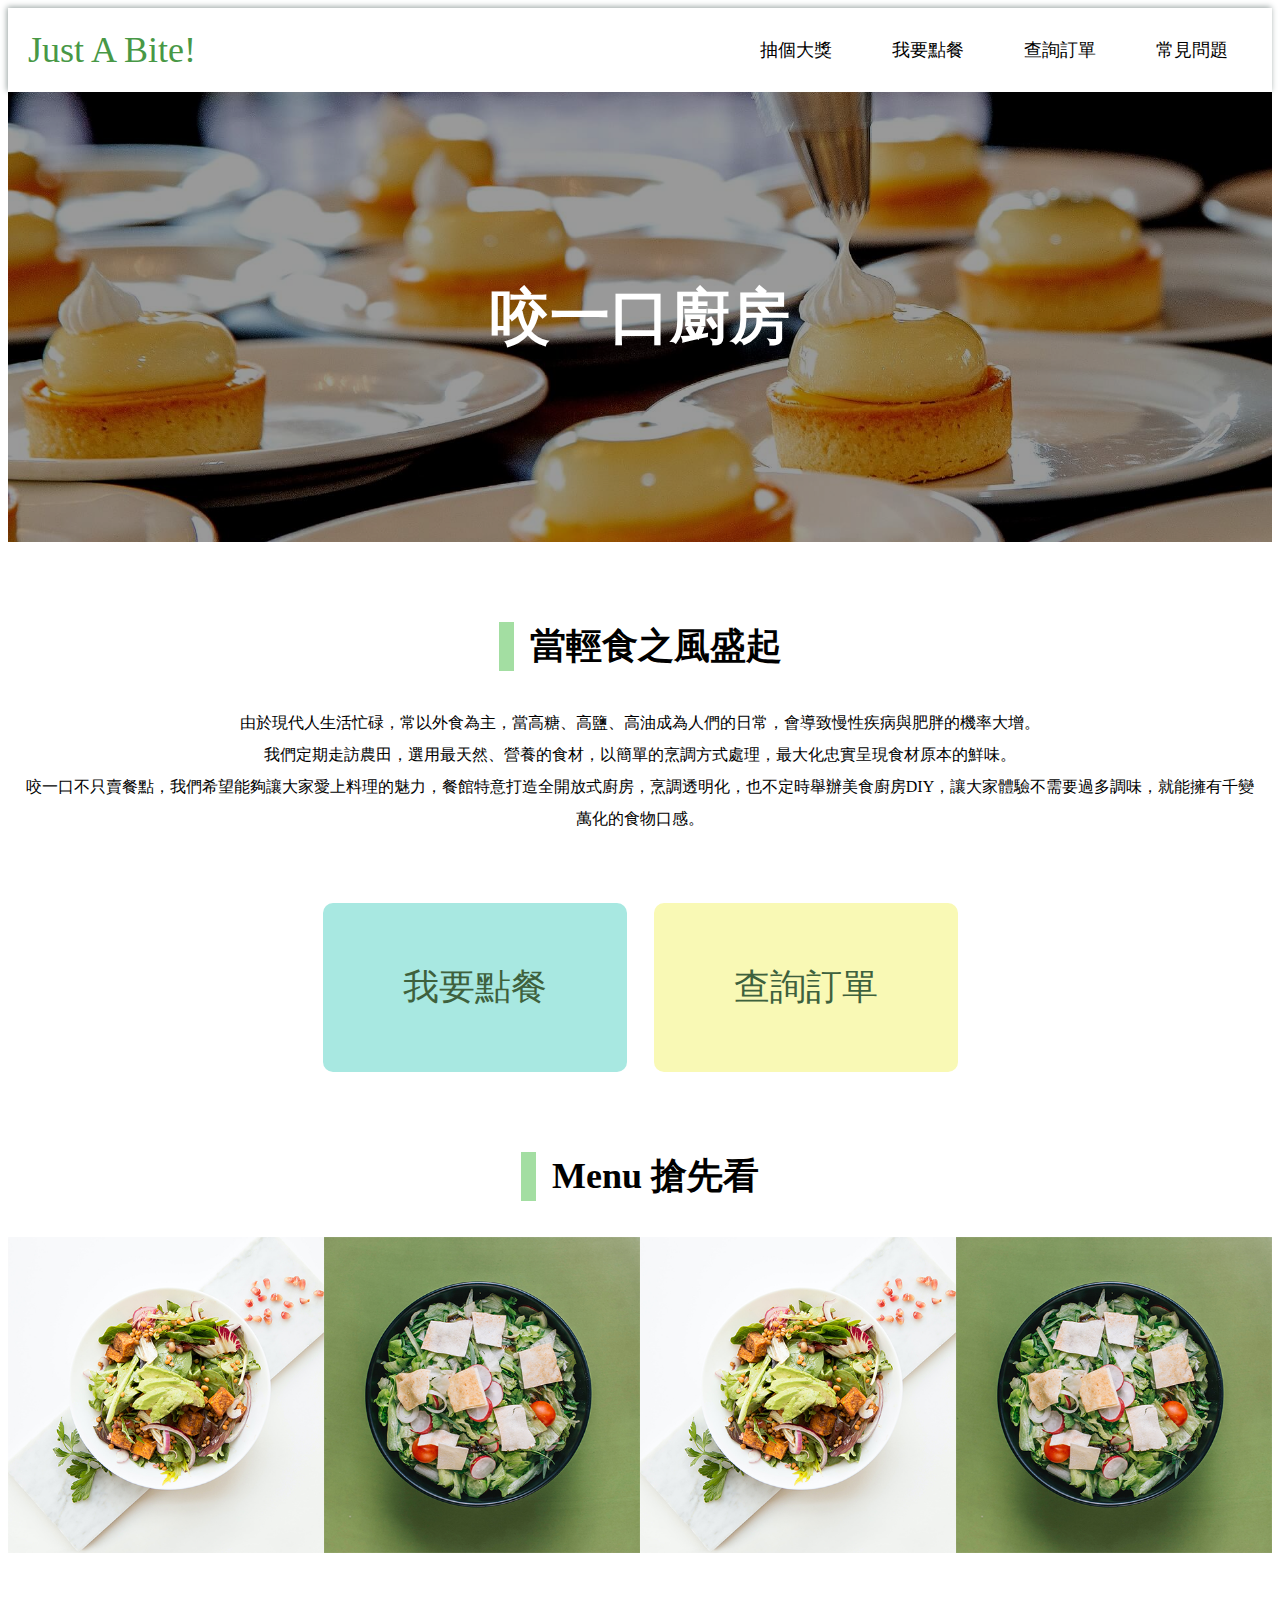
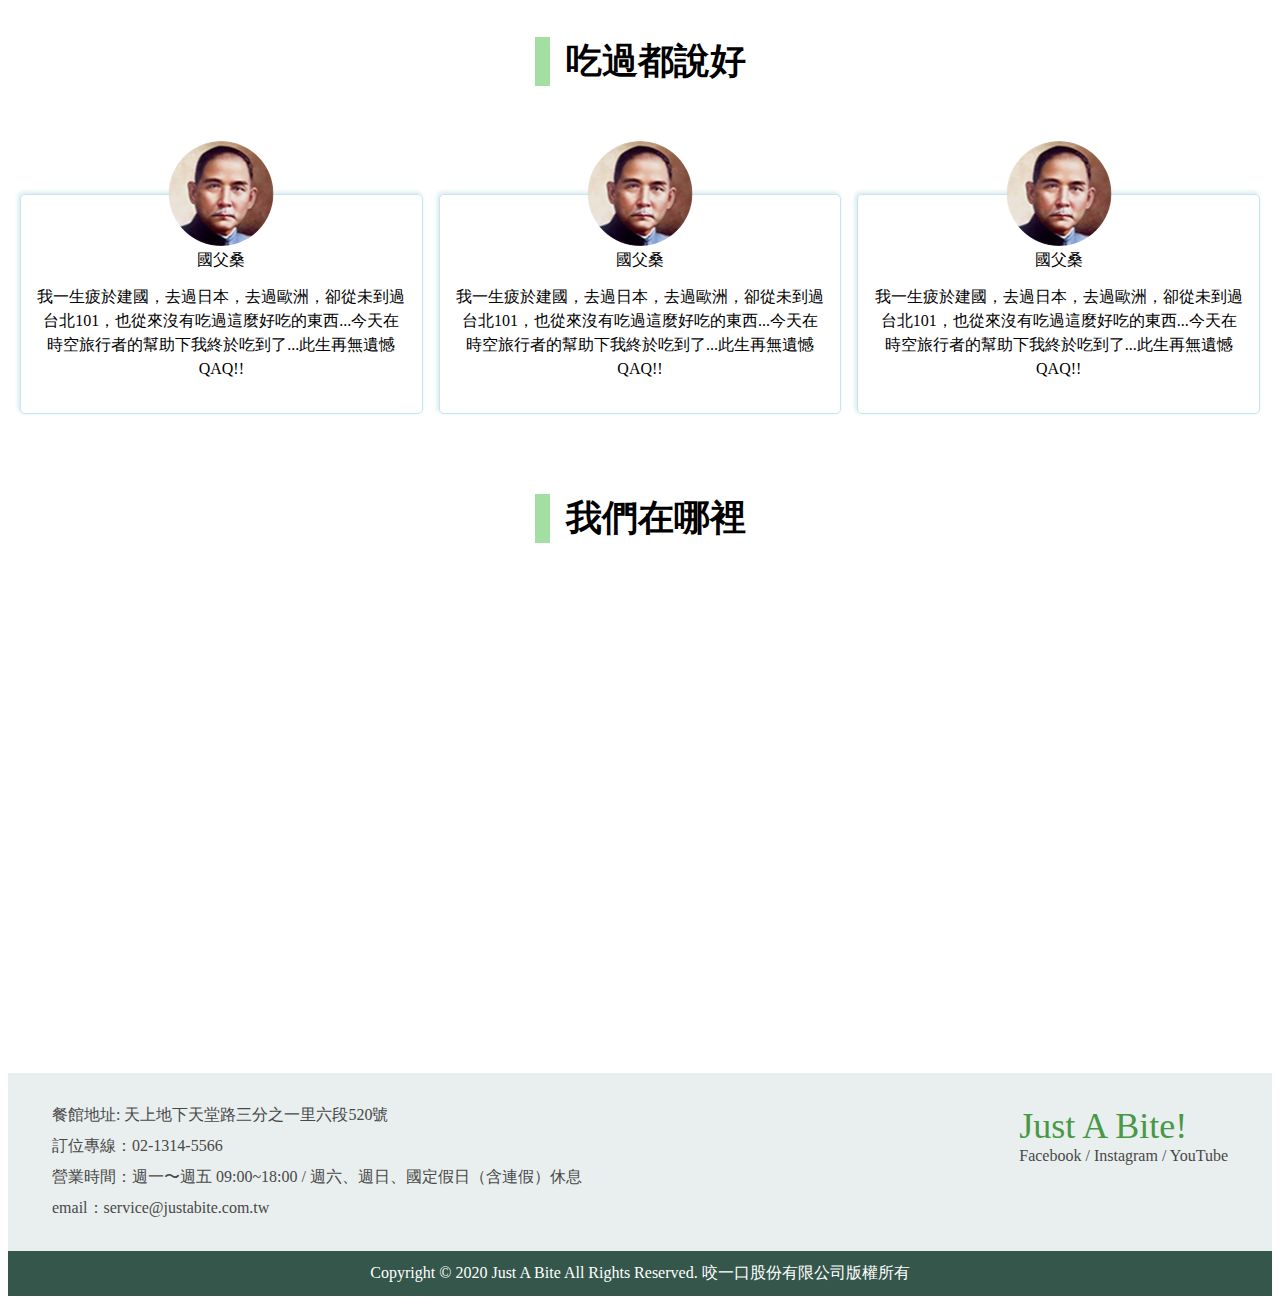
<file: examples/week10/restaurant-demo/index.html>
<!DOCTYPE html>

<html>
<head>
  <meta charset="utf-8">

  <title>餐廳官網</title>
  <meta name="viewport" content="width=device-width, initial-scale=1">
  <link rel="stylesheet" href="https://necolas.github.io/normalize.css/8.0.1/normalize.css" />
  <link rel="stylesheet" href="style.css" />

</head>

<body>
  <nav class="navbar">
    <div class="wrapper">
      <div class="navbar__site-name">
        <a href="index.html">Just A Bite!</a>
      </div>
      <ul class="navbar__list">
        <li><a href="lottery.html">抽個大獎</a></li>
        <li><a href="#">我要點餐</a></li>
        <li><a href="#">查詢訂單</a></li>
        <li><a href="faq.html">常見問題</a></li>
      </ul>
    </div>
  </nav>
  
  <section class="banner">
    <h1>咬一口廚房</h1>
  </section>
  <div class="wrapper">
    <section class="section">
      <h2 class="section__title">
        當輕食之風盛起
      </h2>
      <p class="section__desc">
        由於現代人生活忙碌，常以外食為主，當高糖、高鹽、高油成為人們的日常，會導致慢性疾病與肥胖的機率大增。
        <br>
        我們定期走訪農田，選用最天然、營養的食材，以簡單的烹調方式處理，最大化忠實呈現食材原本的鮮味。
        <br>
        咬一口不只賣餐點，我們希望能夠讓大家愛上料理的魅力，餐館特意打造全開放式廚房，烹調透明化，也不定時舉辦美食廚房DIY，讓大家體驗不需要過多調味，就能擁有千變萬化的食物口感。
      </p>
      <div class="buttons">
        <div class="button btn-order">
          我要點餐
        </div>
        <div class="button btn-query">
          查詢訂單
        </div>
      </div>
    </section>
  </div>

  <section class="section">
    <h2 class="section__title">
      Menu 搶先看
    </h2>
    <div class="section__images">
      <div><img src="images/f-001.png" /></div>
      <div><img src="images/f-002.png" /></div>
      <div><img src="images/f-001.png" /></div>
      <div><img src="images/f-002.png" /></div>
    </div>
  </section>
  <div class="wrapper">
    <section class="section">
      <h2 class="section__title">
        吃過都說好
      </h2>
      <div class="section__comments">
        <div class="comment">
          <div class="comment__author">
            <div class="comment__avatar">
              <img src="./images/avatar.png" />
            </div>
            <p>國父桑</p>
          </div>
          <div class="comment__content">
            我一生疲於建國，去過日本，去過歐洲，卻從未到過台北101，也從來沒有吃過這麼好吃的東西...今天在時空旅行者的幫助下我終於吃到了...此生再無遺憾 QAQ!!
          </div>
        </div>
        <div class="comment">
          <div class="comment__author">
            <div class="comment__avatar">
              <img src="./images/avatar.png" />
            </div>
            <p>國父桑</p>
          </div>
          <div class="comment__content">
            我一生疲於建國，去過日本，去過歐洲，卻從未到過台北101，也從來沒有吃過這麼好吃的東西...今天在時空旅行者的幫助下我終於吃到了...此生再無遺憾 QAQ!!
          </div>
        </div>
        <div class="comment">
          <div class="comment__author">
            <div class="comment__avatar">
              <img src="./images/avatar.png" />
            </div>
            <p>國父桑</p>
          </div>
          <div class="comment__content">
            我一生疲於建國，去過日本，去過歐洲，卻從未到過台北101，也從來沒有吃過這麼好吃的東西...今天在時空旅行者的幫助下我終於吃到了...此生再無遺憾 QAQ!!
          </div>
        </div>
      </div>
    </section>
    <section class="section">
      <h2 class="section__title">
        我們在哪裡
      </h2>
      <iframe src="https://www.google.com/maps/embed?pb=!1m18!1m12!1m3!1d3615.0027469641936!2d121.56234485066739!3d25.033980844367374!2m3!1f0!2f0!3f0!3m2!1i1024!2i768!4f13.1!3m3!1m2!1s0x3442abb6da9c9e1f%3A0x1206bcf082fd10a6!2zMTEw5Y-w5YyX5biC5L-h576p5Y2A5L-h576p6Lev5LqU5q61N-iZnw!5e0!3m2!1szh-TW!2stw!4v1591711072492!5m2!1szh-TW!2stw" width="100%" height="450" frameborder="0" style="border:0;" allowfullscreen="" aria-hidden="false" tabindex="0"></iframe>
    </section>
  </div>
  <footer>
    <div class="footer__top">
      <div class="wrapper">
        <div class="footer__info">
          <div>餐館地址: 天上地下天堂路三分之一里六段520號</div>
          <div>訂位專線：02-1314-5566</div>
          <div>營業時間：週一〜週五 09:00~18:00 / 週六、週日、國定假日（含連假）休息</div>
          <div>email：service@justabite.com.tw</div>
        </div>
        <div>
          <div class="footer__site">Just A Bite!</div>
          <div>Facebook / Instagram / YouTube</div>
        </div>
      </div>
    </div>
    <div class="footer__bottom">
      Copyright © 2020 Just A Bite All Rights Reserved. 咬一口股份有限公司版權所有
    </div>
  </footer>
</body>
</html>
</file>
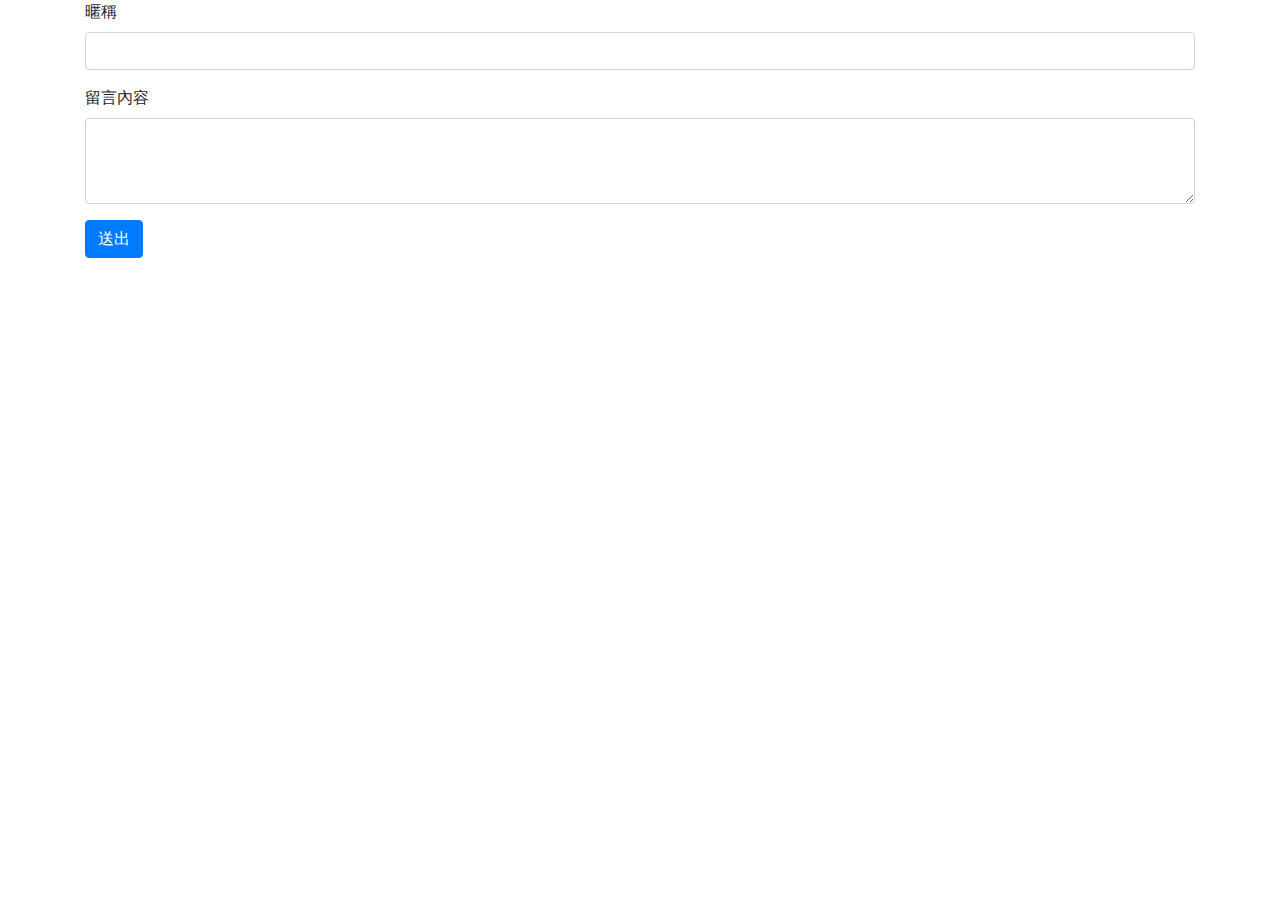
<file: examples/week12/hw1/index.html>
<!DOCTYPE html>

<html>
<head>
  <meta charset="utf-8">

  <title>Week12 留言板</title>
  <meta name="viewport" content="width=device-width, initial-scale=1">
  <script src="https://code.jquery.com/jquery-3.5.1.min.js"></script>
  <link rel="stylesheet" href="https://stackpath.bootstrapcdn.com/bootstrap/4.5.2/css/bootstrap.min.css" integrity="sha384-JcKb8q3iqJ61gNV9KGb8thSsNjpSL0n8PARn9HuZOnIxN0hoP+VmmDGMN5t9UJ0Z" crossorigin="anonymous">
  <style>
    .card {
      margin-top: 12px;
    }
  </style>
  <script>
    function escape(toOutput){
        return toOutput.replace(/\&/g, '&amp;')
            .replace(/\</g, '&lt;')
            .replace(/\>/g, '&gt;')
            .replace(/\"/g, '&quot;')
            .replace(/\'/g, '&#x27')
            .replace(/\//g, '&#x2F');
    }

    function appendCommentToDOM(container, comment, isPrepend) {
      const html = `
        <div class="card">
          <div class="card-body">
            <h5 class="card-title">${comment.id} ${escape(comment.nickname)}</h5>
            <p class="card-text">${escape(comment.content)}</p>
          </div>
        </div>
      `
      if (isPrepend) {
        container.prepend(html)
      } else {
        container.append(html)
      }
    }

    function getCommentsAPI(siteKey, before, cb) {
      let url = `http://localhost:8080/huli/be101/board-api/api_comments.php?site_key=${siteKey}`
      if (before) {
        url += '&before=' + before
      }
      $.ajax({
        url,
      }).done(function(data) {
        cb(data)
      });
    }

    const siteKey = 'huli'
    const loadMoreButtonHTML = '<button class="load-more btn btn-primary">載入更多</button>'
    let lastId = null
    let isEnd = false

    $(document).ready(() => {
      const commentDOM = $('.comments')
      getComments()

      $('.comments').on('click', '.load-more', () => {
        getComments()
      })

      $('.add-comment-form').submit(e => {
        e.preventDefault();
        const newCommentData = {
          site_key: 'huli',
          nickname: $('input[name=nickname]').val(),
          content: $('textarea[name=content]').val()
        }
        $.ajax({
          type: 'POST',
          url: 'http://localhost:8080/huli/be101/board-api/api_add_comments.php',
          data: newCommentData
        }).done(function(data) {
          if (!data.ok) {
            alert(data.message)
            return
          }
          $('input[name=nickname]').val('')
          $('textarea[name=content]').val('')
          appendCommentToDOM(commentDOM, newCommentData, true)
        });
      })
    })

    function getComments() {
      const commentDOM = $('.comments')
      $('.load-more').hide()
      if (isEnd) {
        return
      }
      getCommentsAPI(siteKey, lastId, data => {
        if (!data.ok) {
          alert(data.message)
          return
        }

        const comments = data.discussions;
        for (let comment of comments) {
          appendCommentToDOM(commentDOM, comment)
        }
        let length = comments.length
        if (length === 0) {
          isEnd = true
          $('.load-more').hide()
        } else {
          lastId = comments[length - 1].id
          $('.comments').append(loadMoreButtonHTML)
        }
        
      })
    }
  </script>
</head>

<body>
  <div class="container">
    <form class="add-comment-form">
      <div class="form-group">
        <label for="form-nickname">暱稱</label>
        <input name="nickname" type="text" class="form-control" id="form-nickname" >
      </div>
      <div class="form-group">
        <label for="content-textarea">留言內容</label>
        <textarea name='content' class="form-control" id="content-textarea" rows="3"></textarea>
      </div>
      <button type="submit" class="btn btn-primary">送出</button>
    </form>
    <div class="comments">
    </div>
  </div>

</body>
</html>
</file>
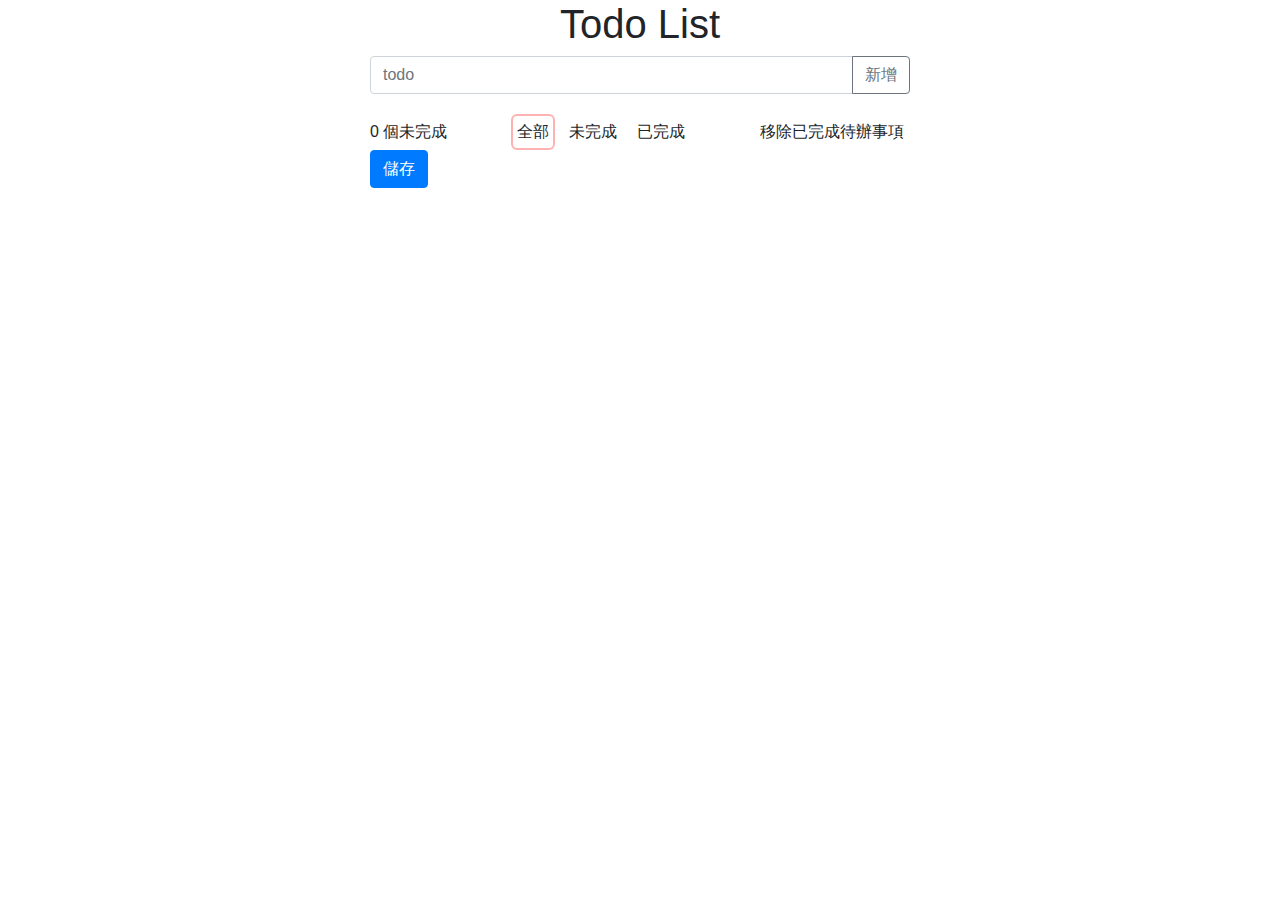
<file: examples/week12/hw2/index.html>
<!DOCTYPE html>

<html>
<head>
  <meta charset="utf-8">

  <title>Week12 Todo List</title>
  <meta name="viewport" content="width=device-width, initial-scale=1">
  <script src="https://code.jquery.com/jquery-3.5.1.js"></script>
  <link rel="stylesheet" href="https://stackpath.bootstrapcdn.com/bootstrap/4.5.2/css/bootstrap.min.css" integrity="sha384-JcKb8q3iqJ61gNV9KGb8thSsNjpSL0n8PARn9HuZOnIxN0hoP+VmmDGMN5t9UJ0Z" crossorigin="anonymous">
  <style>
    .btn-delete {
      opacity: 0;
    }
    .todo:hover .btn-delete {
      opacity: 1;
    }

    input[type=checkbox]:checked ~ label {
      text-decoration: line-through;
      color: rgba(0,0,0,0.3);
    }

    .todo__content-wrapper {
      flex: 1;
    }

    .todo__content {
      display: block;
    }

    .options div, .clear-all {
      cursor: pointer;
      border-radius: 6px;
      padding: 4px;
      border: 2px solid transparent;
    }

    .options div.active {
      border-color: rgba(255, 0, 0, 0.3);
    }

    .options div:hover {
      border-color: rgba(255, 0, 0, 0.5);
    }

    .todo {
      display: flex;
    }

  </style>
</head>

<body>
  <div class="container">
    <div class="row justify-content-center">
      <div class="col-lg-6">
        <h1 class="text-center">Todo List</h1>
        <div class="input-group mb-3">
          <input type="text" class="input-todo form-control" placeholder="todo">
          <div class="input-group-append">
            <button class="btn btn-add btn-outline-secondary" type="button">新增</button>
          </div>
        </div>
        <div class="todos list-group ">
          
        </div>
        <div class="info mt-1 d-flex justify-content-between align-items-center">
          <div><span class="uncomplete-count">0</span> 個未完成</div>
          <div class="options d-flex">
            <div class="active" data-filter="all">全部</div>
            <div class="ml-2" data-filter="uncomplete">未完成</div>
            <div class="ml-2" data-filter="done">已完成</div>
          </div>
          <div class="clear-all">
            移除已完成待辦事項
          </div>
        </div>
        <button type="button" class="btn btn-save btn-primary">儲存</button>

      </div>
    </div>
  </div>
  <script>
    let id = 1;
    let todos = []
    let todoCount = 0
    let uncompleteTodoCount = 0

    const template = `<div class="todo list-group-item list-group-item-action justify-content-between align-items-center {todoClass}">
            <div class="todo__content-wrapper custom-control custom-checkbox">
              <input type="checkbox" class="check-todo custom-control-input" id="todo-{id}">
              <label class="todo__content custom-control-label" for="todo-{id}">{content}</label>
            </div>
            <button type="button" class="btn-delete btn btn-danger">刪除</button>
          </div>`

    const searchParams = new URLSearchParams(window.location.search)
    const todoId = searchParams.get('id')

    if (todoId) {
      $.getJSON('http://localhost:8080/huli/be101/todo-api/get_todo.php?id=' + todoId, function(data) {
        todos = JSON.parse(data.data.todo)
        render()
      });
    }

    function render() {
      if (todos.length === 0) return
      $('.todos').empty()
      id = todos[todos.length - 1].id + 1
      todoCount = todos.length
      uncompleteTodoCount = todos.filter(todo => !todo.isDone).length
      for(let i=0; i<todos.length; i++) {
        const todo = todos[i]
        $('.todos').append(
          template
            .replace('{content}', escapeHtml(todo.content))
            .replace(/{id}/g, todo.id)
            .replace('{todoClass}', todo.isDone ? 'checked' : '')
        )
        if (todo.isDone) {
          $('#todo-' + todo.id).prop('checked', true)
        }
      }
      updateCounter()
    }

    $('.btn-add').click(() => {
      addTodo()
    })

    $('.input-todo').keydown(e => {
      if (e.key === 'Enter') {
        addTodo()
      }
    })

    $('.todos').on('click', '.btn-delete', (e) => {
      const deleteId = $(e.target).parent().find('.check-todo').attr('id').replace('todo-', '');
      todos = todos.filter(todo => {
        if (todo.id === Number(deleteId)) return false
        return true
      })
      render()
    })

    $('.todos').on('change', '.check-todo', (e) => {
      const target = $(e.target)
      const isChecked= target.is(":checked")
      const updateId = target.attr('id').replace('todo-', ''); 
      for(let i=0; i<todos.length; i++) {
        if (todos[i].id === Number(updateId)) {
          todos[i].isDone = isChecked
        }
      }
      render()
    })

    $('.clear-all').click(() => {
      todos = todos.filter(todo => !todo.isDone)
      render(todos)
    })

    $('.options').on('click', 'div', e => {
      const target = $(e.target)
      const filter = target.attr('data-filter')
      $('.options div.active').removeClass('active')
      target.addClass('active')
      if (filter === 'all') {
        $('.todo').show()
      } else if (filter === 'uncomplete') {
        $('.todo').show()
        $('.todo.checked').hide()
      } else { // done
        $('.todo').hide()
        $('.todo.checked').show()
      }
    })

    $('.btn-save').click(() => {
      const data = JSON.stringify(todos)
      $.ajax({
        type: 'POST',
        url: 'http://localhost:8080/huli/be101/todo-api/add_todo.php',
        data: {
          todo: data
        },
        success: function(res) {
          const respId = res.id
          window.location = 'index.html?id=' + respId
        },
        error: function() {
          alert('Erro QQ')
        }
      })
    })

    function updateCounter() {
      $('.uncomplete-count').text(uncompleteTodoCount)
    }


    function addTodo() {
      const value = $('.input-todo').val()
      if (!value) return
      todos.push({
        id: id,
        content: value,
        isDone: false
      })
      render()
      $('.input-todo').val('')
    }

    function escapeHtml(unsafe) {
      return unsafe
           .replace(/&/g, "&amp;")
           .replace(/</g, "&lt;")
           .replace(/>/g, "&gt;")
           .replace(/"/g, "&quot;")
           .replace(/'/g, "&#039;");
    }

  </script>
</body>
</html>
</file>
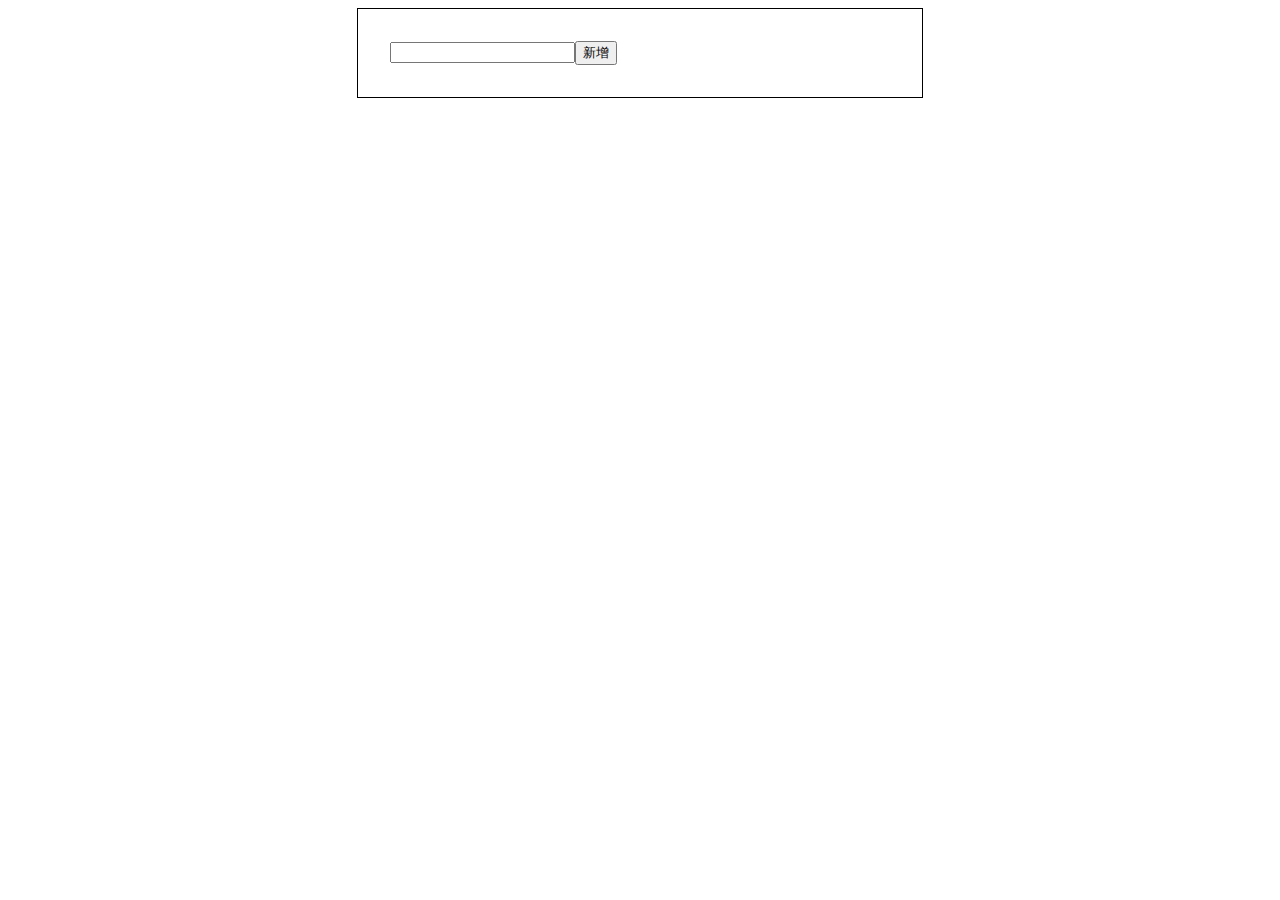
<file: examples/week7/hw3/index.html>
<!DOCTYPE html>

<html>
<head>
  <meta charset="utf-8">

  <title>Todo List</title>
  <meta name="viewport" content="width=device-width, initial-scale=1">
  <link rel="stylesheet" href="https://necolas.github.io/normalize.css/8.0.1/normalize.css" />

  <style>
      .wrapper {
        max-width: 500px;
        border: 1px solid black;
        margin: 0 auto;
        padding: 32px;
      }

      .todo {
        display: flex;
        align-items: center;
        margin-top: 12px;
        padding: 12px;
      }

      .todo:hover {
        background: rgba(0,0,0,0.2);
      }

      .todo__title {
        flex: 1;
      }

      .todo__check {
        width: 20px;
        height: 20px;
        margin-right: 8px;
      }

      .todo.done .todo__title {
        text-decoration: line-through;
      }
  </style>
</head>

<body>
  <div class="wrapper">
    <input class="input-todo" type="text" /><button class="btn-new">新增</button>
    <div class="todos">
    </div>
  </div>
  <script>
    document.querySelector('.btn-new').addEventListener('click', () => {
      const value = document.querySelector('.input-todo').value;
      if (!value) return
      const div = document.createElement('div')
      div.classList.add('todo')
      div.innerHTML = `
        <input class="todo__check" type="checkbox" />
        <div class="todo__title">${escapeHtml(value)}</div>
        <button class="btn-delete">刪除</button>
      `
      document.querySelector('.todos').appendChild(div)
      document.querySelector('.input-todo').value = ''
    })

    // event delegation / proxy
    document.querySelector('.todos').addEventListener('click', (event) => {
      const { target } = event
      // delete todo
      if (target.classList.contains('btn-delete')) {
        target.parentNode.remove()
        return
      }

      // check/uncheck todo
      if (target.classList.contains('todo__check')) {
        if (target.checked) {
          target.parentNode.classList.add('done')
        } else {
          target.parentNode.classList.remove('done')
        }
      }
    })

    function escapeHtml(unsafe) {
      return unsafe
           .replace(/&/g, "&amp;")
           .replace(/</g, "&lt;")
           .replace(/>/g, "&gt;")
           .replace(/"/g, "&quot;")
           .replace(/'/g, "&#039;");
    }

  </script>
</body>
</html>
</file>
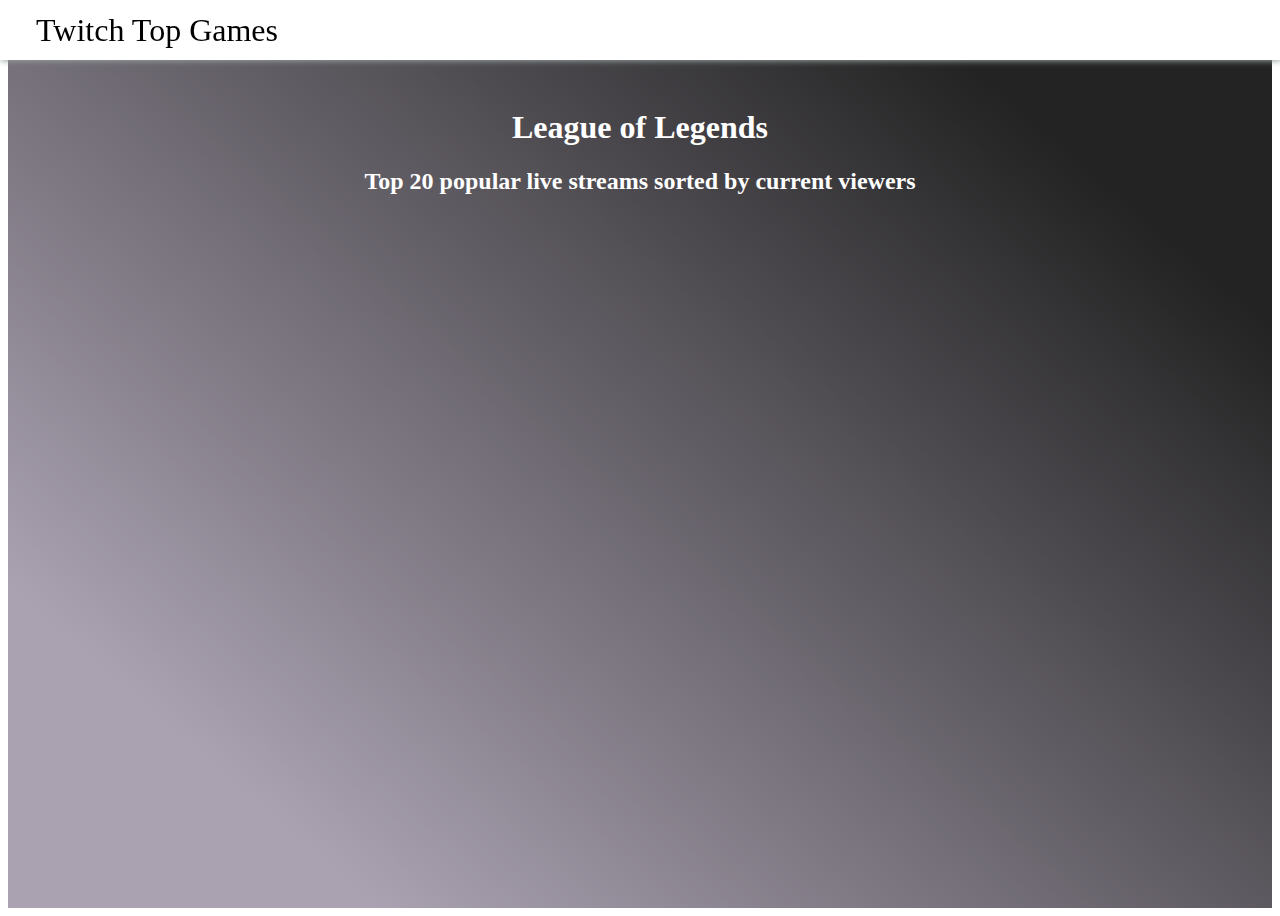
<file: examples/week8/hw2/index.html>
<!DOCTYPE html>

<html>
<head>
  <meta charset="utf-8">
  <meta name="viewport" content="width=device-width, initial-scale=1">
  <title>Twitch Live Games</title>
  <meta name="description" content="Week8 作業">
  <link rel="stylesheet" href="https://necolas.github.io/normalize.css/8.0.1/normalize.css">
  <style>
    * {
      box-sizing: border-box;
    }

    .navbar {
      position: fixed;
      height: 60px;
      background: white;
      box-shadow: 1.4px 1.4px 6px 0 #97a2a0;
      left: 0;
      right: 0;
      top: 0;
      display: flex;
      justify-content: space-between;
      padding: 0px 36px;
      align-items: center;
      z-index: 2;
    }

    .navbar__site {
      font-size: 32px;
    } 

    .navbar__nav {
      display: flex;
      list-style: none;
      margin: 0;
      padding: 0;
      flex: 1;
      justify-content: flex-end;
      align-items: stretch;
      height: 100%;
    }

    .navbar__nav li {
      cursor: pointer;
      padding: 10px;
      display: flex;
      align-items: center;
      margin-left: 16px;
      transition: all 0.2s;
    }

    .navbar__nav li:hover {
      background: rgba(0, 0, 0, 0.7);
      color: white;
    }

    .wrapper {
      max-width: 1440px;
      margin: 0px auto 0px auto;
      padding: 80px 0px;
      text-align: center;
      color: white;
      position: relative;
      min-height: 100vh;
    }

    .streams {
      display: inline-flex;
      flex-wrap: wrap;
      justify-content: center;
    }

    .stream {
      width: 360px;
      background: #333;
      color: white;
      text-align: left;
      cursor: pointer;
      transition: all 0.2s;
      opacity: 0.9;
      margin-left: 16px;
      margin-top: 16px;
    }

    .stream > img {
      width: 100%;
    }

    .stream__data {
      display: flex;
      align-items: center;
      padding: 6px;
    }

    .stream__avatar {
      width: 64px;
      height: 64px;
      border-radius: 50%;
      overflow: hidden;
      margin-right: 12px;
      min-width: 64px;
    }

    .stream__avatar > img {
      width: 100%;
      height: 100%;
    }

    .stream__intro {
      display: flex;
      flex-direction: column;
      justify-content: space-between;
      overflow: hidden;
    }

    .stream__title {
      font-size: 20px;
      white-space: nowrap;
      overflow: hidden;
      text-overflow: ellipsis;
      margin-bottom: 10px;
    }

    .stream:hover {
      transform: scale(1.07);
      filter: brightness(1.2);
      box-shadow: 5px 5px 20px 5px rgba(0, 0, 0, 0.5);
      opacity: 1;
    }

    .stream-empty {
      width: 360px;
      margin-left: 16px;
    }

    .bg {
      background: linear-gradient(221deg, rgba(0, 0, 0, 0.8)16%, rgba(201, 140, 253, 0.2)84%);
      position: relative;
    }

    .bg:before {
      content: '';
      position: absolute;
      top: 0;
      bottom: 0;
      left: 0;
      right: 0;
      background: rgba(0, 0, 0, 0.3);
    }
  </style>
</head>

<body>
  <header class="navbar">
    <div class="navbar__site">Twitch Top Games</div>
    <ul class="navbar__nav">
    </ul>
  </header>
  <div class="bg">
    <div class="wrapper">
      <h1>League of Legends</h1>
      <h2>Top 20 popular live streams sorted by current viewers</h2>
      <section class="streams">
      </section>
    </div>
  </div>
  <script>
    var url = 'https://api.twitch.tv/kraken'
    var template = `<div class="stream">
        <img src="$preview" />
        <div class="stream__data">
            <div class="stream__avatar">
                <img src="$logo">
            </div>
            <div class="stream__intro">
                <div class="stream__title">$title</div>
                <div class="stream__channel">
                    $channel
                </div>
            </div>
        </div>
      </div>`
    function getGames(cb) {
      var request = new XMLHttpRequest();
      request.open('GET', url + '/games/top?limit=5', true);
      request.setRequestHeader('Accept', 'application/vnd.twitchtv.v5+json')
      request.setRequestHeader('Client-ID', 's44s145uexjgeu9mqqa1s93oc1bnli')

      request.onload = function() {
        if (this.status >= 200 && this.status < 400) {
          cb(JSON.parse(this.response));
        }
      };
      request.send();
    }

    function getStreams(name, cb) {
      var request = new XMLHttpRequest();
      request.open('GET', url + '/streams?game=' + encodeURIComponent(name), true);
      request.setRequestHeader('Accept', 'application/vnd.twitchtv.v5+json')
      request.setRequestHeader('Client-ID', 's44s145uexjgeu9mqqa1s93oc1bnli')

      request.onload = function() {
        if (this.status >= 200 && this.status < 400) {
          cb(JSON.parse(this.response));
        }
      };
      request.send();
    }

    getGames((games) => {
      var topGames = games.top.map((game) => game.game.name)
      for(let game of topGames) {
        let element = document.createElement('li')
        element.innerHTML = game
        document.querySelector('.navbar__nav').appendChild(element)
      }
      getStreams(topGames[0], (data) => {
        appendStreams(data.streams)
        addPlaceholder()
        addPlaceholder()
        addPlaceholder()
      })
    })

    document.querySelector('.navbar__nav').addEventListener('click', e => {
      if (e.target.tagName.toLowerCase() === 'li') {
        var text = e.target.innerText;
        document.querySelector('h1').innerText = text
        document.querySelector('.streams').innerHTML = '';
        getStreams(text, (data) => {
          appendStreams(data.streams)
        })
      }
    })

    function addPlaceholder() {
      const placeholder = document.createElement('div')
      placeholder.classList.add('stream-empty')
      document.querySelector('.streams').appendChild(placeholder)
    }

    function appendStreams(streams) {
      streams.forEach((stream) => {
        let element = document.createElement('div')
        let content = template
          .replace('$preview', stream.preview.large)
          .replace('$logo', stream.channel.logo)
          .replace('$title', stream.channel.status)
          .replace('$channel', stream.channel.name)
        document.querySelector('.streams').appendChild(element)
        element.outerHTML = content
      });
    }
  </script>
</body>
</html>
</file>
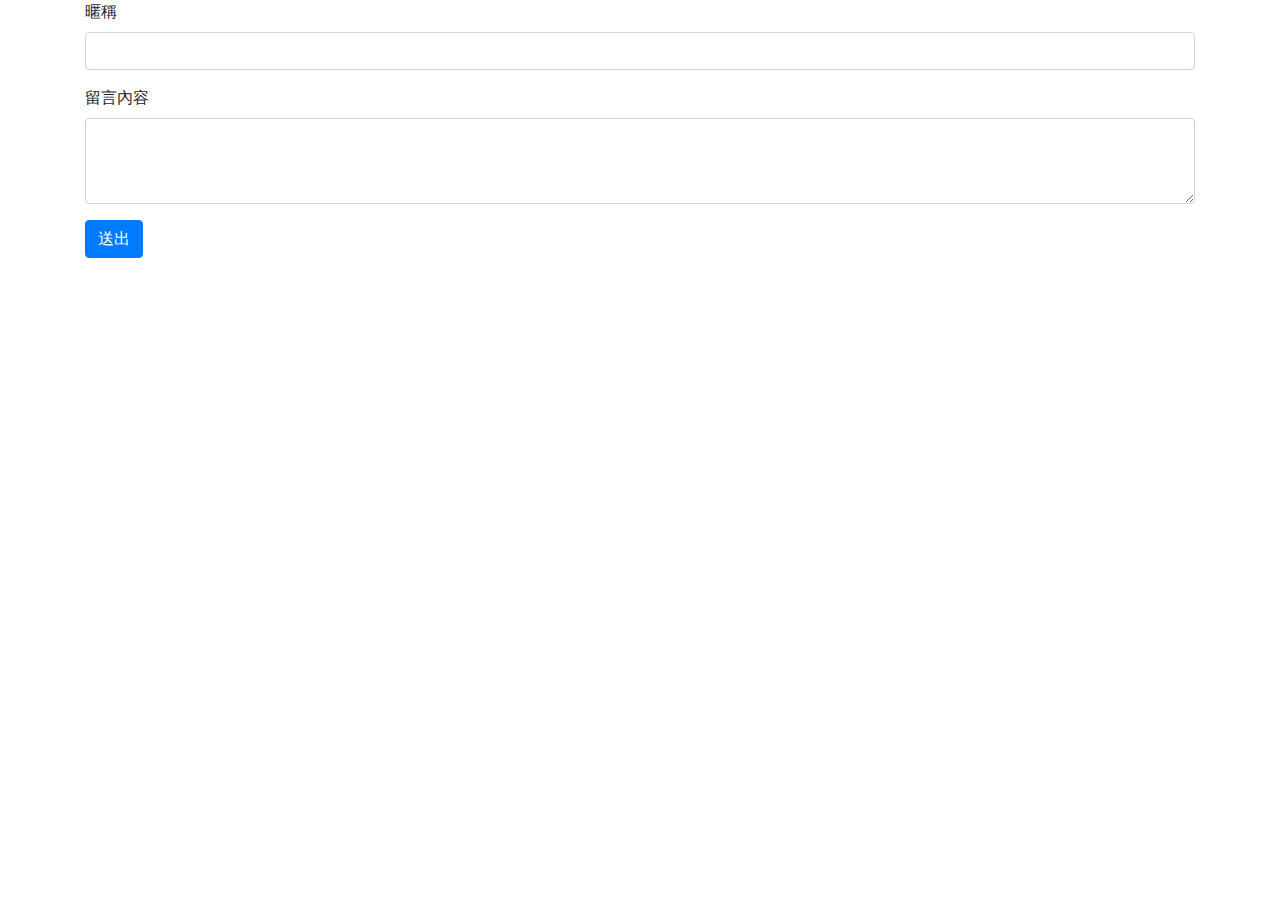
<file: homeworks/week12/hw1/index.html>
<!DOCTYPE html>
<html lang="en">
<head>
  <meta charset="UTF-8">
  <meta name="viewport" content="width=device-width, initial-scale=1.0">
  <link rel="stylesheet" href="https://stackpath.bootstrapcdn.com/bootstrap/4.5.2/css/bootstrap.min.css" integrity="sha384-JcKb8q3iqJ61gNV9KGb8thSsNjpSL0n8PARn9HuZOnIxN0hoP+VmmDGMN5t9UJ0Z" crossorigin="anonymous">
  <script src="https://code.jquery.com/jquery-3.5.1.js"></script>
  <title>留言板</title>
  <style>
    .card{
      margin-top: 12px;
    }
  </style>
  <script>
    function escape(unsafe) {
      return unsafe
        .replace(/&/g, "&amp;")
        .replace(/</g, "&lt;")
        .replace(/>/g, "&gt;")
        .replace(/"/g, "&quot;")
        .replace(/'/g, "&#039;");
    }

    function appendCommentToDOM(container, comment, isPrepend) {
      const html = `
        <div class="card">
          <div class="card-body">
            <h5 class="card-title">${escape(comment.nickname)}</h5>
            <p class="card-text">${escape(comment.content)}</p>
          </div>
        </div>
      `
      if(isPrepend){
        container.prepend(html);
      }else{
        container.append(html)
      }
    }

    function getCommentsAPI( siteKey, before, cb) {
      let url = ` http://mentor-program.co/mtr04group5/bngandan/week12/hw1/api_comments.php?site_key=${siteKey}`
      if(before) {
        url += "&before=" + before;
      }
      $.ajax({
        url,
      }).done(function(data){
        cb(data)
      });
    }

    
    const siteKey = "bngandan"
    const loadMoreButtonHTML = "<button class='load-more btn btn-primary mt-2'>載入更多</button>"
    let lastId = null; 
    let isEnd = false;

    $(document).ready(()=>{
      const commentsDOM = $(".comments");
      getComments()

      $(".comments").on("click", ".load-more", () => {
        getComments()
      })

      $(".add_comment-form").submit((e) => {
        e.preventDefault();
        const newCommentData = {
          "site_key": "bngandan",
          "nickname": $("input[name=nickname]").val(),
          "content":$("textarea[name=content]").val()
        }
        $.ajax({
          type: 'POST',
          url: 'http://mentor-program.co/mtr04group5/bngandan/week12/hw1/api_add_comments.php',
          data: newCommentData
        }).done((data) => {
          if(!data.ok) {
            alert(data.message);
            return
          }
          $("input[name=nickname]").val("");
          $("textarea[name=content]").val("");
          appendCommentToDOM(commentsDOM, newCommentData, true)
        });
      })
    });
    
    function getComments() {
      const commentsDOM = $(".comments");
      $(".load-more").hide()
      if(isEnd) {
        return
      }
      
      getCommentsAPI(siteKey, lastId, data => {
        if(!data.ok) {
          alert(data.message);
          return
        }
        const comments = data.discussions;
        for(let comment of comments) {
          appendCommentToDOM(commentsDOM, comment);
        }
        let length = comments.length
        if(length === 0 ) {
          isEnd = true
          $(".load-more").hide();
        } else {
          lastId = comments[length - 1].id
          $(".comments").append(loadMoreButtonHTML);
        }
      })
    }
  </script>
</head>
<body>
  <div class="container">
    <form class="add_comment-form">
      <div class="form-group">
        <label for="form-nickname">暱稱</label>
        <input name="nickname" type="text"" class="form-control" id="form-nickname" aria-describedby="emailHelp">
      </div>
      <div class="form-group">
        <label for="content-textarea">留言內容</label>
        <textarea name="content" class="form-control" id="content-textarea" rows="3"></textarea>
      </div>
      <button type="submit" class="btn btn-primary">送出</button>
    </form>
    <div class="comments">
    </div>
  </div>
  
</body>
</html>
</file>
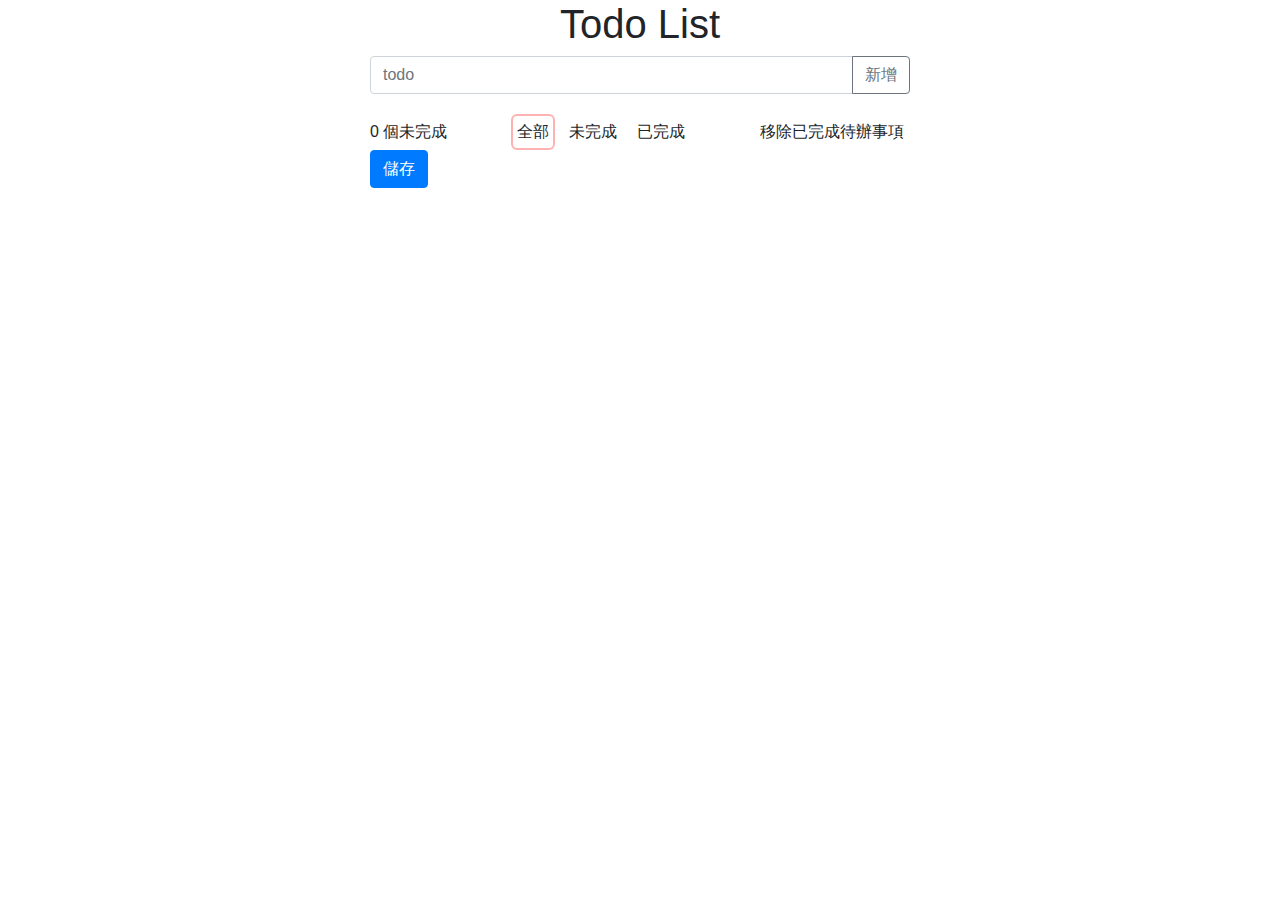
<file: homeworks/week12/hw2/index.html>
<!DOCTYPE html>
<html lang="en">
<head>
  <meta charset="UTF-8">
  <meta name="viewport" content="width=device-width, initial-scale=1.0">
  <script src="https://code.jquery.com/jquery-3.5.1.js"></script>
  <link rel="stylesheet" href="https://stackpath.bootstrapcdn.com/bootstrap/4.5.2/css/bootstrap.min.css" integrity="sha384-JcKb8q3iqJ61gNV9KGb8thSsNjpSL0n8PARn9HuZOnIxN0hoP+VmmDGMN5t9UJ0Z" crossorigin="anonymous">
  <title>Todo List</title>

  <style>
    input[type=checkbox]:checked ~ input {
      text-decoration: line-through;
      color: rgba(0,0,0,0.3);
    }

    .options div, .clear-all {
      cursor: pointer;
      border-radius: 6px;
      padding: 4px;
      border: 2px solid transparent;
    }

    .options div.active {
      border-color: rgba(255, 0, 0, 0.3);
    }

    .options div:hover {
      border-color: rgba(255, 0, 0, 0.5);
    }

    .todo {
      display: flex;
    }

    .todo__content-wrapper {
      display: flex;
    }
  </style>
</head>
<body>
  <div class="container">
    <h1 class="row text-center justify-content-center todo-header">Todo List</h1>
  </div>

  <div class="container">
    <div class="row justify-content-center">
      <div class="col-lg-6">
        <div class="input-group mb-3">
          <input type="text" class="input-todo form-control" placeholder="todo">
          <div class="input-group-append">
            <button class="btn btn-add btn-outline-secondary" type="button">新增</button>
          </div>
        </div>

        <div class="todos list-group"></div>

        <div class="info mt-1 d-flex justify-content-between align-items-center">
          <div><span class="uncomplete-count">0</span> 個未完成</div>
          <div class="options d-flex">
            <div class="active" data-filter="all">全部</div>
            <div class="ml-2" data-filter="uncomplete">未完成</div>
            <div class="ml-2" data-filter="done">已完成</div>
          </div>
          <div class="clear-all">移除已完成待辦事項</div>
        </div>

        <button type="button" class="btn btn-save btn-primary">儲存</button>

      </div>
    </div>
  </div>
  
  <script>
    let id = 1;
    let allTodo = 0;
    let unCompleteTodo = 0;
    const template = `
      <div class="todo list-group-item list-group-item-action justify-content-between align-items-center {todoClass}">
        <div class="todo__content-wrapper custom-control custom-checkbox align-items-center">
          <input type="checkbox" class="check-todo " id="todo-{id}">
          <input type="text" class="todo__content form-control ml-4 " name="todo" value="{content}">
        </div>
        <div class="btn-group">
          <button class="btn btn-delete btn-danger">刪除</button>
        </div>
      </div>
    `

    const searchParams = new URLSearchParams(window.location.search);
    const todoId = searchParams.get("id")
    
    
    if(todoId) {
      $.getJSON("http://mentor-program.co/mtr04group5/bngandan/week12/hw2/get_todo.php?id=" + todoId, function(data){
        const todos = JSON.parse(data.data.todo)
        restoreTodos(todos)
      })
    }

    function restoreTodos(todos) {
      if(todos.length === 0) return
      id = todos[todos.length - 1].id + 1
      for(let i = 0; i < todos.length; i += 1){
        const todo = todos[i]
        $(".todos").append(
          template.replace("{content}", escapeHtml(todo.contnet))
          .replace(/{id}/g, todo.id)
          .replace("{todoClass}", todo.isDone ? "checked" : "")
        )
        allTodo += 1;
        if(todo.isDone) {
          $("#todo-" + todo.id).prop("checked", true);
        }
        if(!todo.isDone) {
          unCompleteTodo += 1;
        }
      }
      updateTodoCounter();
    }

    // 點新增按鈕 新增 todo
    $(".btn-add").click(() => {
      addTodo();
    })

    // 按下 Enter 可以新增 todo
    $(".input-todo").keydown((e) => {
      if(e.key === "Enter"){
        addTodo()
      }
    })

    // 刪除 todo
    $(".todos").on("click", ".btn-delete", (e)=> {
      $(e.target).parent().parent().remove()
      allTodo -= 1;
      const isChecked = $(e.target).parent().parent().find(".check-todo").is(":checked");
      if(!isChecked){
        unCompleteTodo -= 1;
      }
      updateTodoCounter();
    })

    //完成、未完成檢查打勾 ， isChecked : true=有打勾
    $(".todos").on("change", ".check-todo", (e)=> {
      const target = $(e.target);
      const isChecked = target.is(":checked")
      if(isChecked) { 
        unCompleteTodo -= 1;
        target.parents(".todo").addClass("checked");
      }else {
        unCompleteTodo += 1;
        target.parents(".todo").removeClass("checked");
      }
      updateTodoCounter();
    })

    // 顯示 全部、未完成、已完成
    $(".options").on("click", "div", (e) => {
      const target = $(e.target)
      const filter = target.attr("data-filter")
      $(".options div.active").removeClass("active")
      target.addClass("active")
      if(filter === "all") {
        $(".todo").show();
      }else if(filter === "uncomplete"){
        $(".todo").show();
        $(".todo.checked").hide();
      }else{// done
        $(".todo").hide();
        $(".todo.checked").show();
      }
    })

    // 移除已完成待辦事項
    $(".clear-all").click(() => {
      allTodo -= $(".todo.checked").length;
      $(".todo.checked").remove();
    })

    // 儲存 todo 資料
    $(".btn-save").click(() => {
      let todos = [];
      // check id content
      $(".todo").each((i, element) => {
        const input = $(element).find(".check-todo") // checked
        const label = $(element).find(".todo__content") // content
        todos.push({
          id: input.attr("id").replace("todo-", ""),
          contnet: label.val(),
          isDone: $(element).hasClass("checked")
        })
      })
      console.log(todos)
      const data = JSON.stringify(todos);
      $.ajax({
        type: "POST",
        url: "http://mentor-program.co/mtr04group5/bngandan/week12/hw2/add_todo.php",
        data: {
          todo: data
        },
        success: function(res) {
          const respId = res.id
          window.location = "index.html?id=" + respId;
        },
        error: function() {
          alert("Error QQ")
        }
      })

    })

    // 更新目前未完成的 Todo
    function updateTodoCounter(){
      $(".uncomplete-count").text(unCompleteTodo)
    }

    // 新增 todo
    function addTodo() {
      const value =  $(".input-todo").val();
      if(!value) return
      $(".todos").append(
        template.replace("{content}", escapeHtml(value))
        .replace(/{id}/g, id)
      )
      id += 1;
      allTodo += 1;
      unCompleteTodo += 1;
      $(".input-todo").val("");
      updateTodoCounter();
    }

    function escapeHtml(unsafe) {
      return unsafe
           .replace(/&/g, "&amp;")
           .replace(/</g, "&lt;")
           .replace(/>/g, "&gt;")
           .replace(/"/g, "&quot;")
           .replace(/'/g, "&#039;");
    }

  </script>
</body>
</html>
</file>
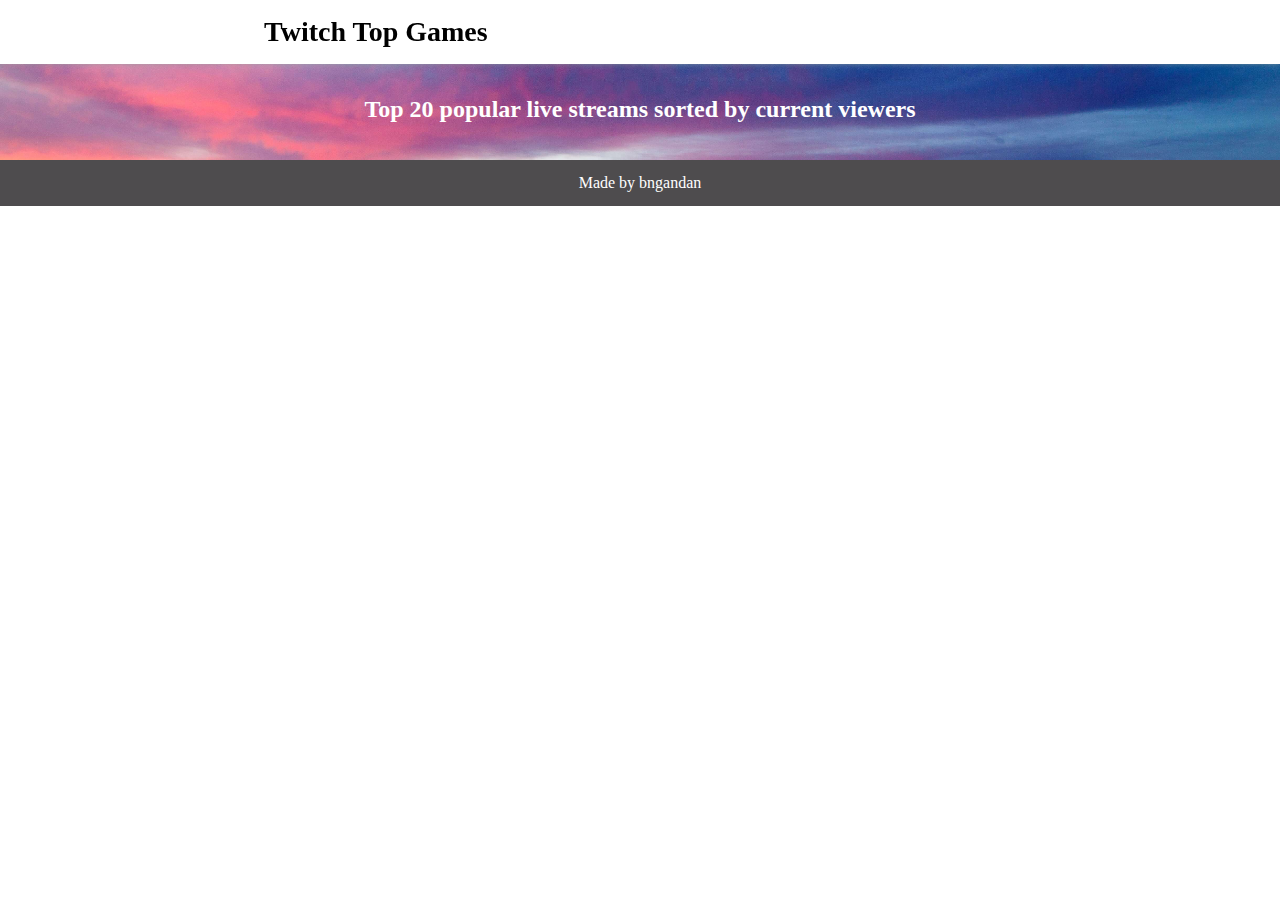
<file: homeworks/week13/hw3/index.html>
<!DOCTYPE html>
<html lang="en">
<head>
  <meta charset="UTF-8">
  <meta name="viewport" content="width=device-width, initial-scale=1.0">
  <title>Twitch Live Games</title>
  <link rel="stylesheet" href="normalize.css">
  <link rel="stylesheet" href="index.css">
</head>
<body>
  <nav class="navbar">
    <div class="wrap">
      <div class="navbar__title">
        Twitch Top Games
      </div>
      <ul class="navbar__list">
      </ul>
    </div>
  </nav>
  <section class="section__twitch">
    <div class="twitch__block">
      <h1 class="twitch__block-title"></h1>
      <h2 class="twitch__block-subtitle">Top 20 popular live streams sorted by current viewers</h2>

      <div class="twitch__block-content">
      </div>
    </div>
  </section>

  <footer class="footer">
    <div>Made by bngandan</div>
  </footer>
  <script src="index.js"></script>
</body>
</html>
</file>
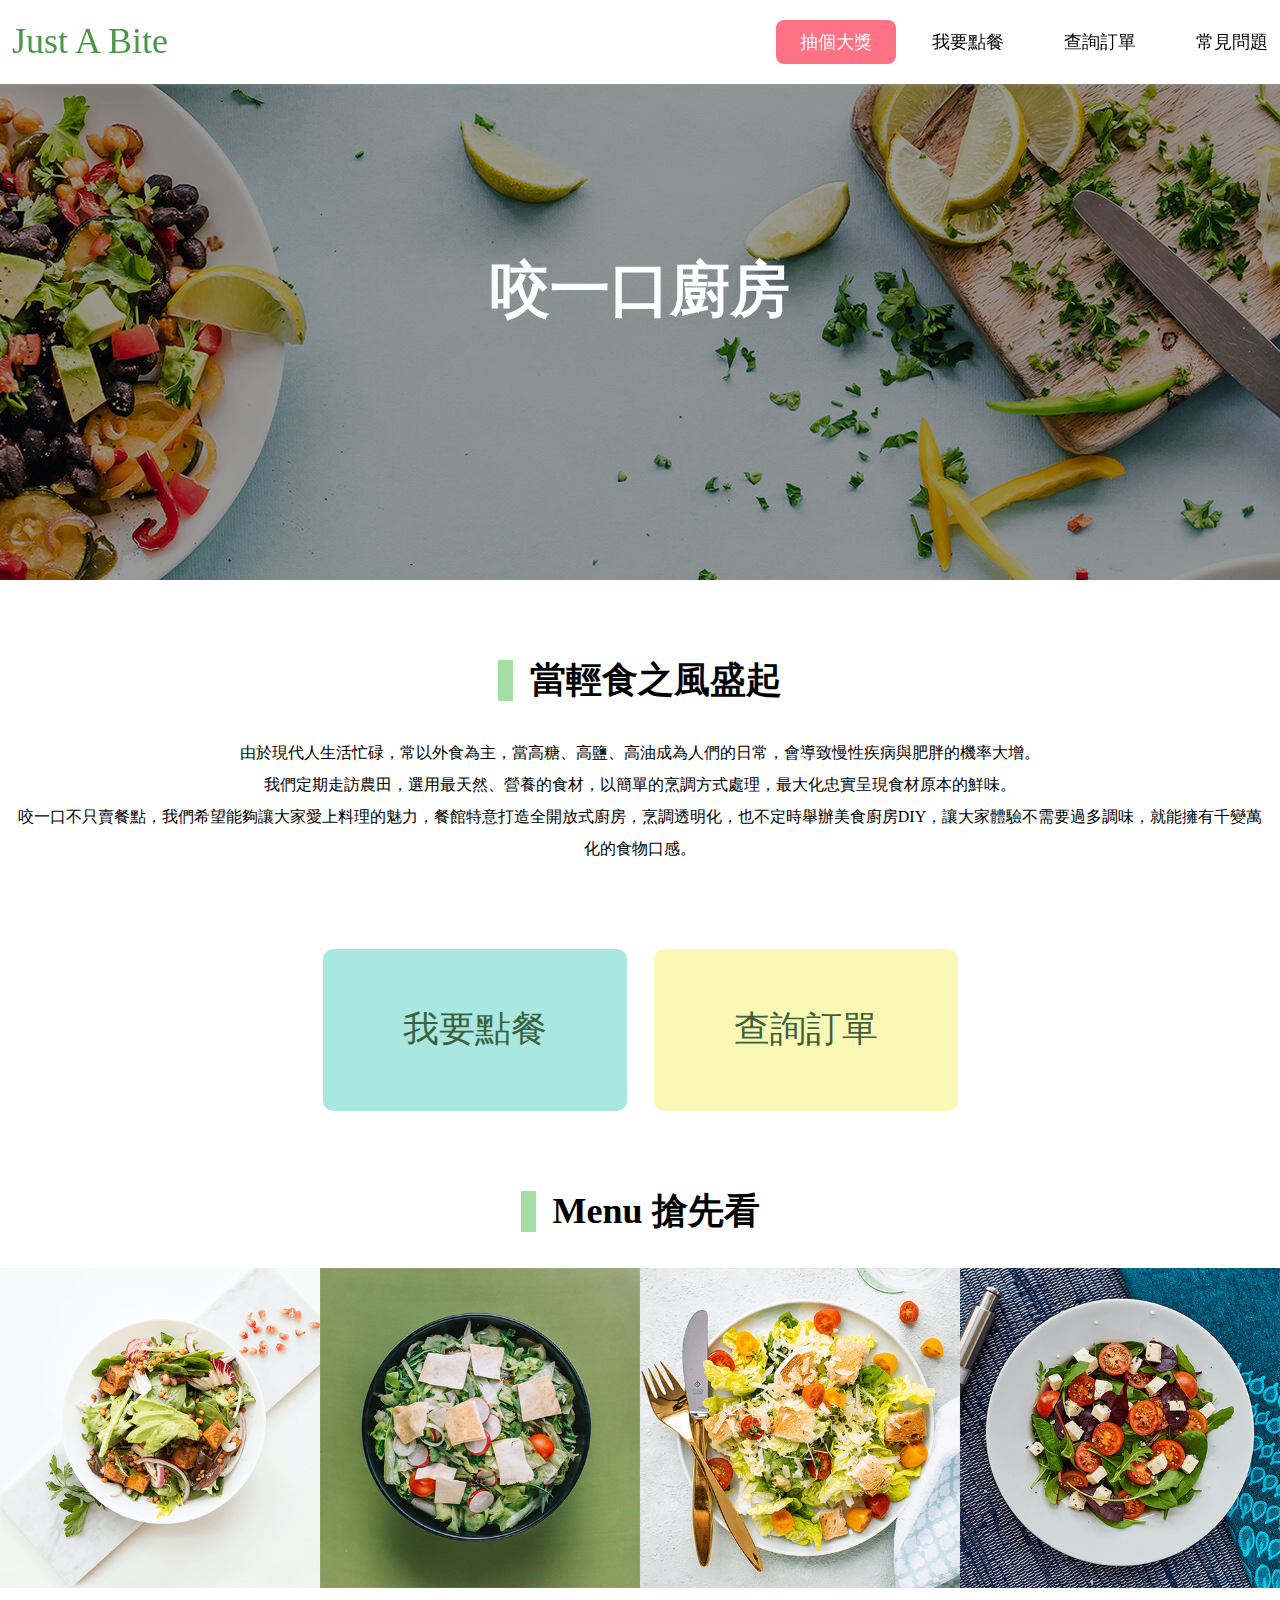
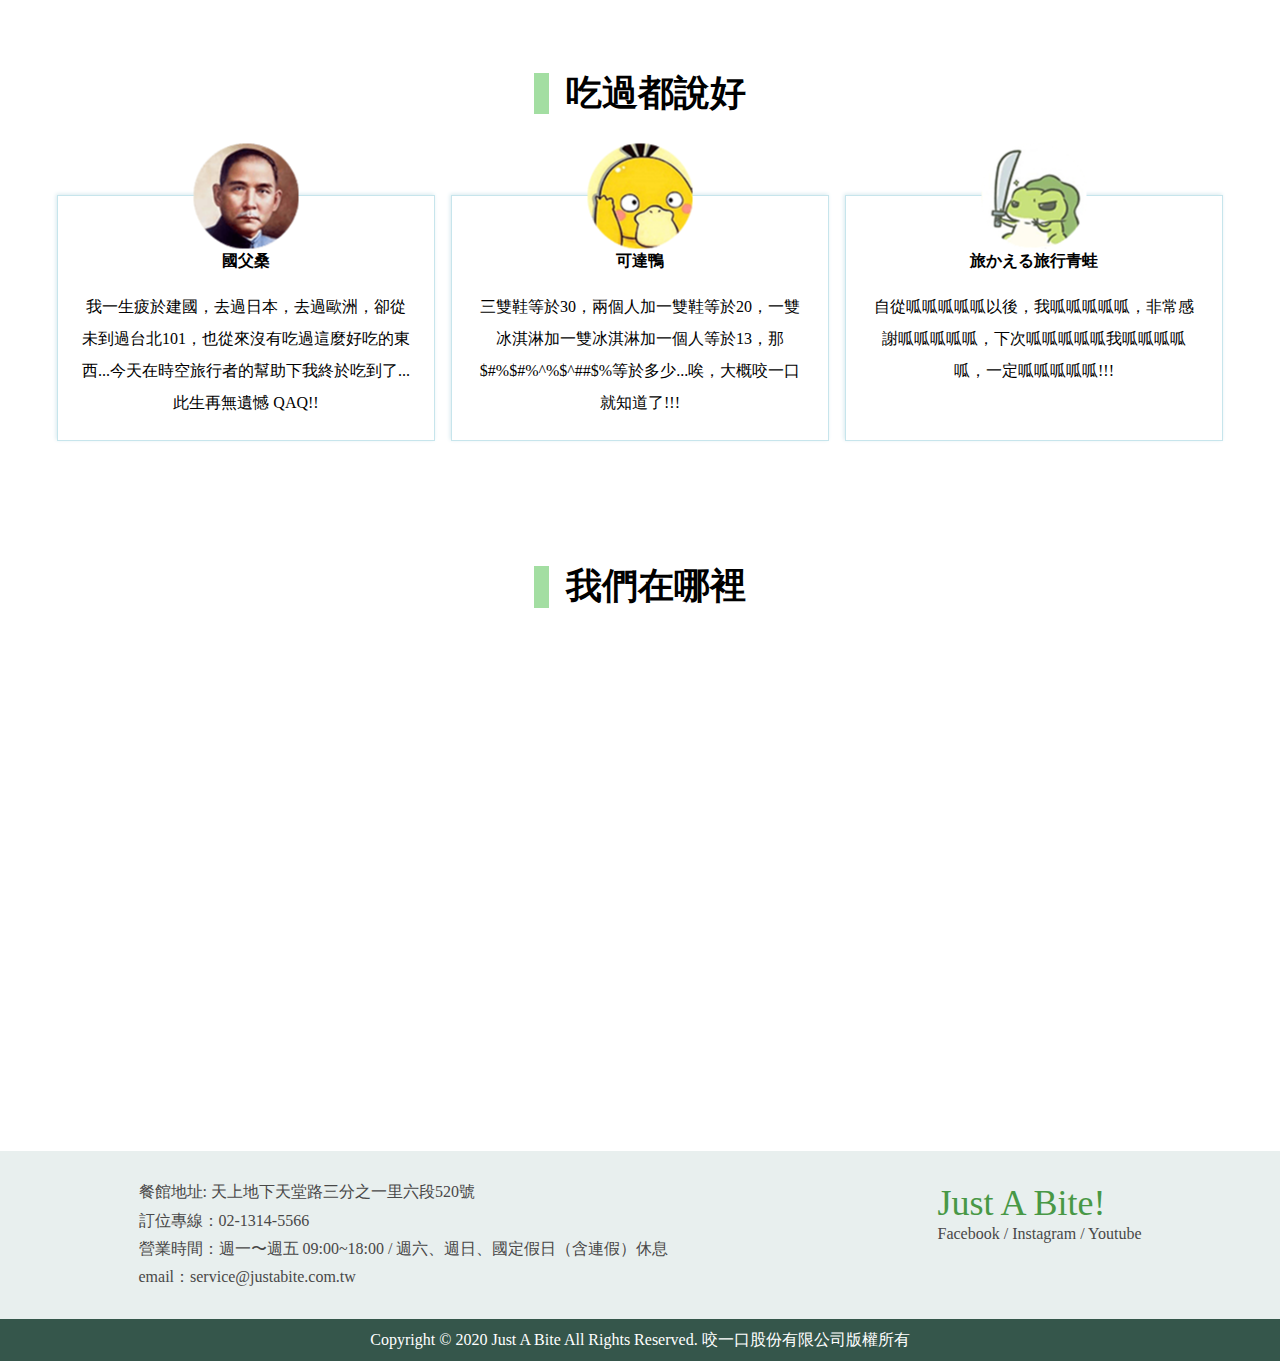
<file: homeworks/week6/hw1/index.html>
<!DOCTYPE html>
<html>
<head>
  <meta charset="UTF-8">
  <title>餐廳官網</title>
  <meta name="viewport" content="width=device-width, initial-scale=1.0">
  <link rel="stylesheet" href="normalize.css">
  <style>

    h2{
      margin: 0;
    }
    .navbar .wrapper{
      position: fixed;
      width: 100%;
      z-index: 3;
      display: flex;
      justify-content: space-between;
      align-items: center;
      height: 84px;
      background: white;
      padding: 0 12px;
      box-shadow: -1.4px -1.4px 6px 0 #97a2a0;
    }
    .wrapper{
      max-width: 1920px;
      margin: 0 auto;
      padding: 0 12px;
    }
    /* max-width 老師設定 1280 */
    .navbar__site-name{
      color: #489846;
      font-size: 36px;
      font-family: Questrial;
    }
    .navbar__list{
      list-style: none;
      margin: 0;
      padding: 0;
      display: flex;
      font-size: 18px;
    }
    .navbar__list li {
      margin-left: 12px;
      border-radius: 8px;
      transition: background 0.2s;
    }
    .navbar__list li.active, .navbar__list li:hover{
      background: #ff7286;
    }
    
    .navbar__list li.active a,
    .navbar__list li:hover a{
      color: white;
    }
    .navbar__list li a {
      display: block;
      text-decoration: none;
      color: black;
      padding: 12px 24px;
      font-family: MicrosoftJhengHei;
    }
    .banner{
      height: 580px;
      background: url(1.jpg) center/cover no-repeat;
      position: relative;
    }
    .banner:after{
      content: "";
      position: absolute;
      background: rgb(0, 0, 0, 0.4);
      top: 0;
      right: 0;
      left: 0;
      bottom: 0;
    }
    .banner h1{
      display: inline-block;
      margin:0;
      color: white;
      font-family: MicrosoftJhengHei;
      position: relative;
      z-index: 2;
      top: 50%;
      left: 50%;
      transform:translate(-50%,-50%);
      font-size: 60px;
      font-weight: bold;
    }

    .section{
      text-align: center;
    }
    .section__title{
      margin-top: 80px;
      margin-bottom: 36px;
      display: inline-block;
      font-size: 36px;
      padding-left: 17px;
      border-left: 15px solid #a3dea2;
    }
    .section__desc{
      font-size: 16px;
      line-height: 2em;
      margin: 0px 0 84px 0;
    }
    .button{
      padding: 60px 80px;
      font-size: 36px;
      color: #3e613d;
      display: inline-block;
      border-radius: 10px;
      cursor: pointer;
      transition: transform 0.1s;
    }
    .button:hover{
      transform:scale(1.1);
    }
    .btn__order{
      background: #a8e8e1;
    }
    .btn__query{
      margin-left: 23px;
      background: #f9f9b5;
    }
    .section__images{
      display: flex;
    }
    .section__images div{
      width: 25%;
    }
    .section__images img{
      width: 100%;
    }
    footer{
      margin-top: 48px;
    }
    .footer__bottom{
      background-color: #35564b;
      padding: 12px;
      text-align: center;
      color: #ffffff;
      font-size: 16px;
    }
    .footer__top{
      background: #e8efee;
      padding: 32px 0;
      color: #484848;
    }
    
    .footer__top .wrapper {
      display: flex;
      justify-content: space-around;
    }
    .footer__site{
      font-size: 36px;
      color: #489846;
    }
    .footer__info{
      margin-right: 16px;
    }
    .footer__info div + div{
      margin-top: 10px;
    }
    /* 評論區 */
    .comment__area {
      display: flex;
      justify-content: center;
      
    }
    .comment{
      display: inline-block;
      width: 565px;
      box-shadow: -1.4px -1.4px 4px 0 #d8eaef;
      border: solid 1px #c7e5ec;
      position: relative;;
    }
    .comment + .comment{
      margin-left: 16px;
    }

    .comment__area h2{
      font-size: 16px;
      margin-top: 56px;
      margin-bottom: 0;
    }
    .comment__area p {
      font-size: 16px;
      line-height: 2em;
      padding: 5px 24px ;
    }
    .comment__avatar{
      width: 105px;
      height: 105px;
      position: absolute;
      top: 0;
      left: 50%;
      transform: translate(-50%,-50%);
    }
    .comment__avatar img{
      width: 100%;
    }
    .comment__bigarea{
      margin: 45px;
    }
    @media(max-width: 768px){
      .navbar .wrapper{
        height: 120px;
        flex-direction: column;
        justify-content: space-between;
        padding: 0;
      }
      .navbar__site-name{
        margin-top: 16px;
      }
      .navbar__list{
        display: flex;
        width: 100%;
      }
      .navbar__list li {
        flex: 1;
        margin-left: 0;
        border-radius: 0;
        text-align: center;
      }
      .btn__query{
        margin-left: 0;
        margin-top:  16px;;
      }
      .section__images{
        flex-direction: column;
      }
      .section__images div {
        width: 100%;
      }
      .footer__top .wrapper{
        flex-direction: column-reverse;
        margin: 16px  0;
        text-align: center;
      }
      .footer__bom{
        margin-bottom: 30px;
      }
      .comment__area{
        flex-direction: column;
        align-items: center;
      }
      .comment{
        margin-top: 80px;

      }  
      .comment + .comment{
        margin-left: 0px;
      }
      .comment__bigarea{
        margin: 0px;

      }
      .comment{
        display: inline-block;
        width: 300px;
        
      }
    }
    @media(max-width: 320px){
      /* .navbar .wrapper{
        flex-direction: column;
        justify-content: space-between;
        padding: 0;
      } */
      .navbar__list li a {
        padding: 6px 16px;
      }
    }
  </style>
</head>
<body>
  
  <nav class="navbar">
    <div class="wrapper">
      <div class="navbar__site-name">
        Just A Bite
      </div>
      <ul class="navbar__list">
        <li class="active"><a href="#">抽個大獎</a></li>
        <li><a href="#">我要點餐</a></li>
        <li><a href="#">查詢訂單</a></li>
        <li><a href="#">常見問題</a></li>
      </ul>
    </div>
  </nav>
  <section class="banner">
    <h1>咬一口廚房</h1>
  </section>

  <div class="wrapper">
    <section class="section">
      <h2 class="section__title">
        當輕食之風盛起
      </h2>
      <p class="section__desc">
        由於現代人生活忙碌，常以外食為主，當高糖、高鹽、高油成為人們的日常，會導致慢性疾病與肥胖的機率大增。<br>
        我們定期走訪農田，選用最天然、營養的食材，以簡單的烹調方式處理，最大化忠實呈現食材原本的鮮味。<br>
        咬一口不只賣餐點，我們希望能夠讓大家愛上料理的魅力，餐館特意打造全開放式廚房，烹調透明化，也不定時舉辦美食廚房DIY，讓大家體驗不需要過多調味，就能擁有千變萬化的食物口感。
      </p>
      <div class="buttons">
        <div class="button btn__order">
          我要點餐
        </div>
        <div class="button btn__query">
          查詢訂單
        </div>
      </div>
    </section>
  </div>
  <section class="section">
    <h2 class="section__title">
      Menu 搶先看
    </h2>
    <div class="section__images">
      <div><img src="./2-1.png" alt=""/></div>
      <div><img src="./2-2.png" alt=""/></div>
      <div><img src="./2-3.png" alt=""/></div>
      <div><img src="./2-4.png" alt=""/></div>
    </div>
  </section>

  <!-- 這邊要寫評論區 -->
  <div class="wrapper">
    <section class="section comment__section">
      <h2 class="section__title">
        吃過都說好
      </h2>
      <div class="comment__bigarea">
        <div class="comment__area">
          <div class="comment">
            <div class="comment__avatar">
              <img src="./3-1.png" alt="">
            </div>
            <h2>國父桑</h2>
            <p>我一生疲於建國，去過日本，去過歐洲，卻從未到過台北101，也從來沒有吃過這麼好吃的東西...今天在時空旅行者的幫助下我終於吃到了...此生再無遺憾 QAQ!!</p>
          </div>
          <div class="comment">
            <div class="comment__avatar">
              <img src="./3-2.png" alt="">
            </div>
            <h2>可達鴨</h2>
            <p>三雙鞋等於30，兩個人加一雙鞋等於20，一雙冰淇淋加一雙冰淇淋加一個人等於13，那$#%$#%^%$^##$%等於多少...唉，大概咬一口就知道了!!!</p>
          </div>
          <div class="comment">
            <div class="comment__avatar">
              <img src="./3-3.png" alt="">
            </div>
            <h2>旅かえる旅行青蛙</h2>
            <p>自從呱呱呱呱呱以後，我呱呱呱呱呱，非常感謝呱呱呱呱呱，下次呱呱呱呱呱我呱呱呱呱呱，一定呱呱呱呱呱!!!</p>
          </div>
        </div>
      </div>
    </section>
  </div>
  <!-- 評論  -->
  <div class="wrapper">
    <section class="section">
      <h2 class="section__title">
        我們在哪裡
      </h2>
      <iframe src="https://www.google.com/maps/embed?pb=!1m18!1m12!1m3!1d3615.0027469618963!2d121.56235021540053!3d25.033980844445352!2m3!1f0!2f0!3f0!3m2!1i1024!2i768!4f13.1!3m3!1m2!1s0x3442abb6da9c9e1f%3A0x1206bcf082fd10a6!2zMTEw5Y-w5YyX5biC5L-h576p5Y2A5L-h576p6Lev5LqU5q61N-iZnw!5e0!3m2!1szh-TW!2stw!4v1594996430425!5m2!1szh-TW!2stw" width="100%" height="455" frameborder="0" style="border:0;" allowfullscreen="" aria-hidden="false" tabindex="0"></iframe>
    </section>
  </div>

  <footer>
    <div class="footer__top">
      <div class="wrapper">
        <div class="footer__info">
          <div>餐館地址: 天上地下天堂路三分之一里六段520號</div>
          <div>訂位專線：02-1314-5566</div>
          <div>營業時間：週一〜週五 09:00~18:00 / 週六、週日、國定假日（含連假）休息</div>
          <div>email：service@justabite.com.tw</div>
        </div>
        <div class="footer__bom">
          <div class="footer__site">Just A Bite!</div>
          <div>Facebook / Instagram / Youtube</div>
        </div>
      </div>
    </div>
    <div class="footer__bottom">
      Copyright © 2020 Just A Bite All Rights Reserved. 咬一口股份有限公司版權所有
    </div>
  </footer>
</body>
</html>
</file>
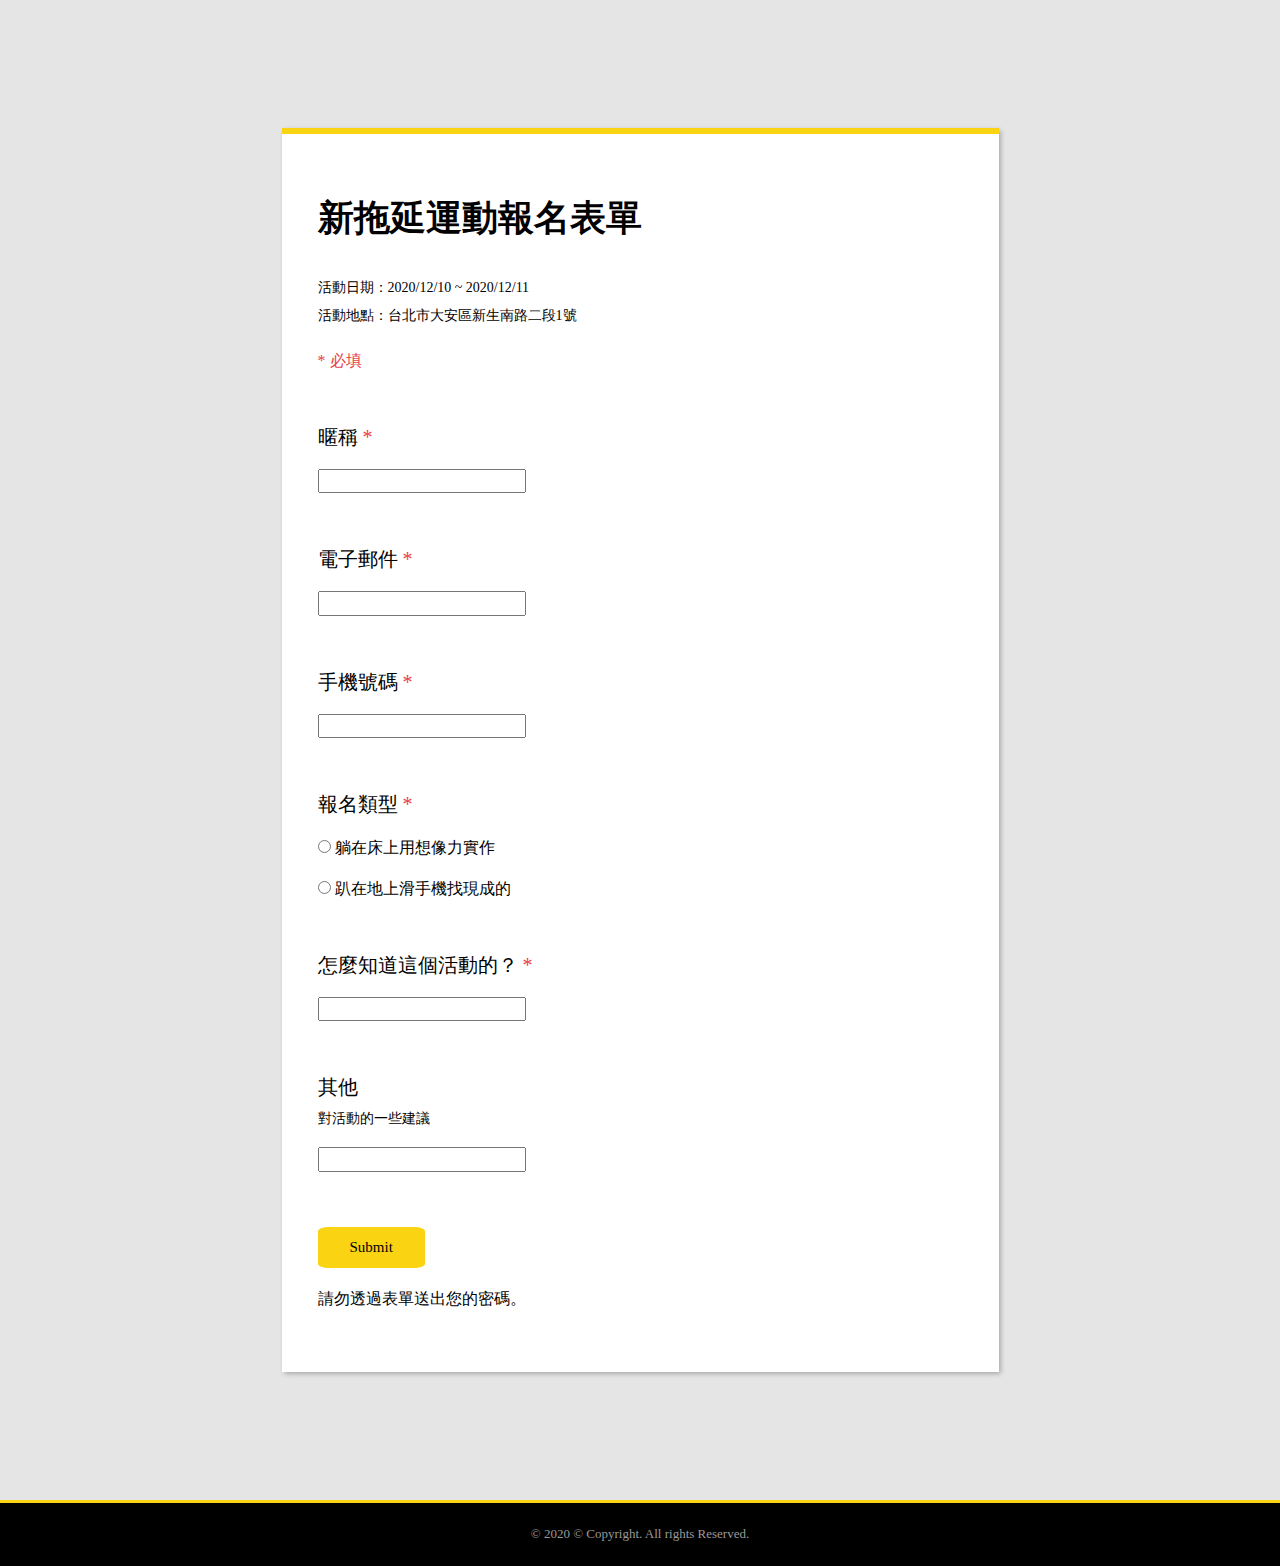
<file: homeworks/week6/hw2/index.html>
<!DOCTYPE html>
<html>
<head>
  <meta charset="UTF-8">
  <meta name="viewport" content="width=device-width, initial-scale=1.0">
  <title>表單</title>
  <link rel="stylesheet" href="normalize.css">
  <style>
    body{
      background: rgba(0, 0, 0, 0.1);
    }
    p{
      margin: 0;
      padding: 0;
    }
    .wrapper{
      max-width: 645px;
      background: #ffffff;
      margin: 0 auto;
      box-shadow: 1.8px 2.4px 5px 0 rgba(0, 0, 0, 0.3);
      border-top: solid 6px #fad312;
      margin-top: 10%;
      margin-bottom: 10%;
      padding: 64px 36px;
      
    }
    .form__title{
      margin: 0;
      font-size:36px;
      font-weight: bold;
      font-family: MicrosoftJhengHei;
    }
    .form__desc{
      margin-top: 35px;
      line-height: 2em;
      font-size: 14px;
      
    }
    .form__betan{
      font-size: 16px;
      color: #e74149;
      margin-top: 22px;
    }
    .form__input{
      margin-top: 55px;
    }
    .form__input-title{
      font-size: 20px;
    }
    .form__input-frame{
      margin-top: 20px;
    }
    .required:after{
      content: "*";
      color: #e74149;
    }
    .radio__click{
      margin-top: 24px;
    }
    .form__input-desc{
      font-size: 14px;
      margin-top: 12px;
    }
    .submit{
      background: #fad312;
      font-size: 15px;
      border: 0;
      padding: 12px 32px;
      border-radius: 10%;
      margin-top: 55px;
    }
    .dont__password{
      margin-top: 22px;
    }
    footer{
      background:#000000;
      color: #999999;
      text-align: center;
      font-size: 13px;
      padding: 24px 0;
      border-top: solid 3px #fad312;
    }
    @media(max-width: 768px){
      .wrapper{
        max-width: 700px;
        
      }
    }
    @media(max-width: 414px){
      .form__title{
        font-size:  32px;
      }
    }
    @media(max-width: 360px){
      .form__title{
        font-size:  26px;
      }
    }
  </style>
</head>
<body>
  <div class="wrapper">
    <form class="form">
      <h1 class="form__title">新拖延運動報名表單</h1>
      <p class="form__desc">
        活動日期：2020/12/10 ~ 2020/12/11<br/>
        活動地點：台北市大安區新生南路二段1號
      </p>
      <p class="form__betan">
        * 必填
      </p>
<!-- 表格 -->
      <div class="form__input">
        <div class="form__input-title required">暱稱 </div>
        <div class="form__input-frame"><input type="text" name="name"></div>
      </div>
<!-- 表格 -->
      <div class="form__input">
        <div class="form__input-title required">電子郵件 </div>
        <div class="form__input-frame"><input type="email" name="name"></div>
      </div>
      <div class="form__input">
        <div class="form__input-title required">手機號碼 </div>
        <div class="form__input-frame"><input type="text" name="name"></div>
      </div>

      <div class="form__input">
        <div class="form__input-title required">報名類型 </div>
        <div class="form__input-click"><label><input type="radio" name="click" class="radio__click"> 躺在床上用想像力實作</label><br><label><input type="radio" name="click" class="radio__click"> 趴在地上滑手機找現成的</label></div>
      </div>

      <div class="form__input">
        <div class="form__input-title required">怎麼知道這個活動的？ </div>
        <div class="form__input-frame"><input type="text" name="name"></div>
      </div>
      <div class="form__input">
        <div class="form__input-title">其他</div>
        <div class="form__input-desc">對活動的一些建議</div>
        <div class="form__input-frame"><input type="text" name="name"></div>
      </div>

      <input type="submit" class="submit">

      <p class="dont__password">請勿透過表單送出您的密碼。</p>
    </form>
  </div>
  <footer>
    © 2020 © Copyright. All rights Reserved.
  </footer>
</body>
</html>
</file>
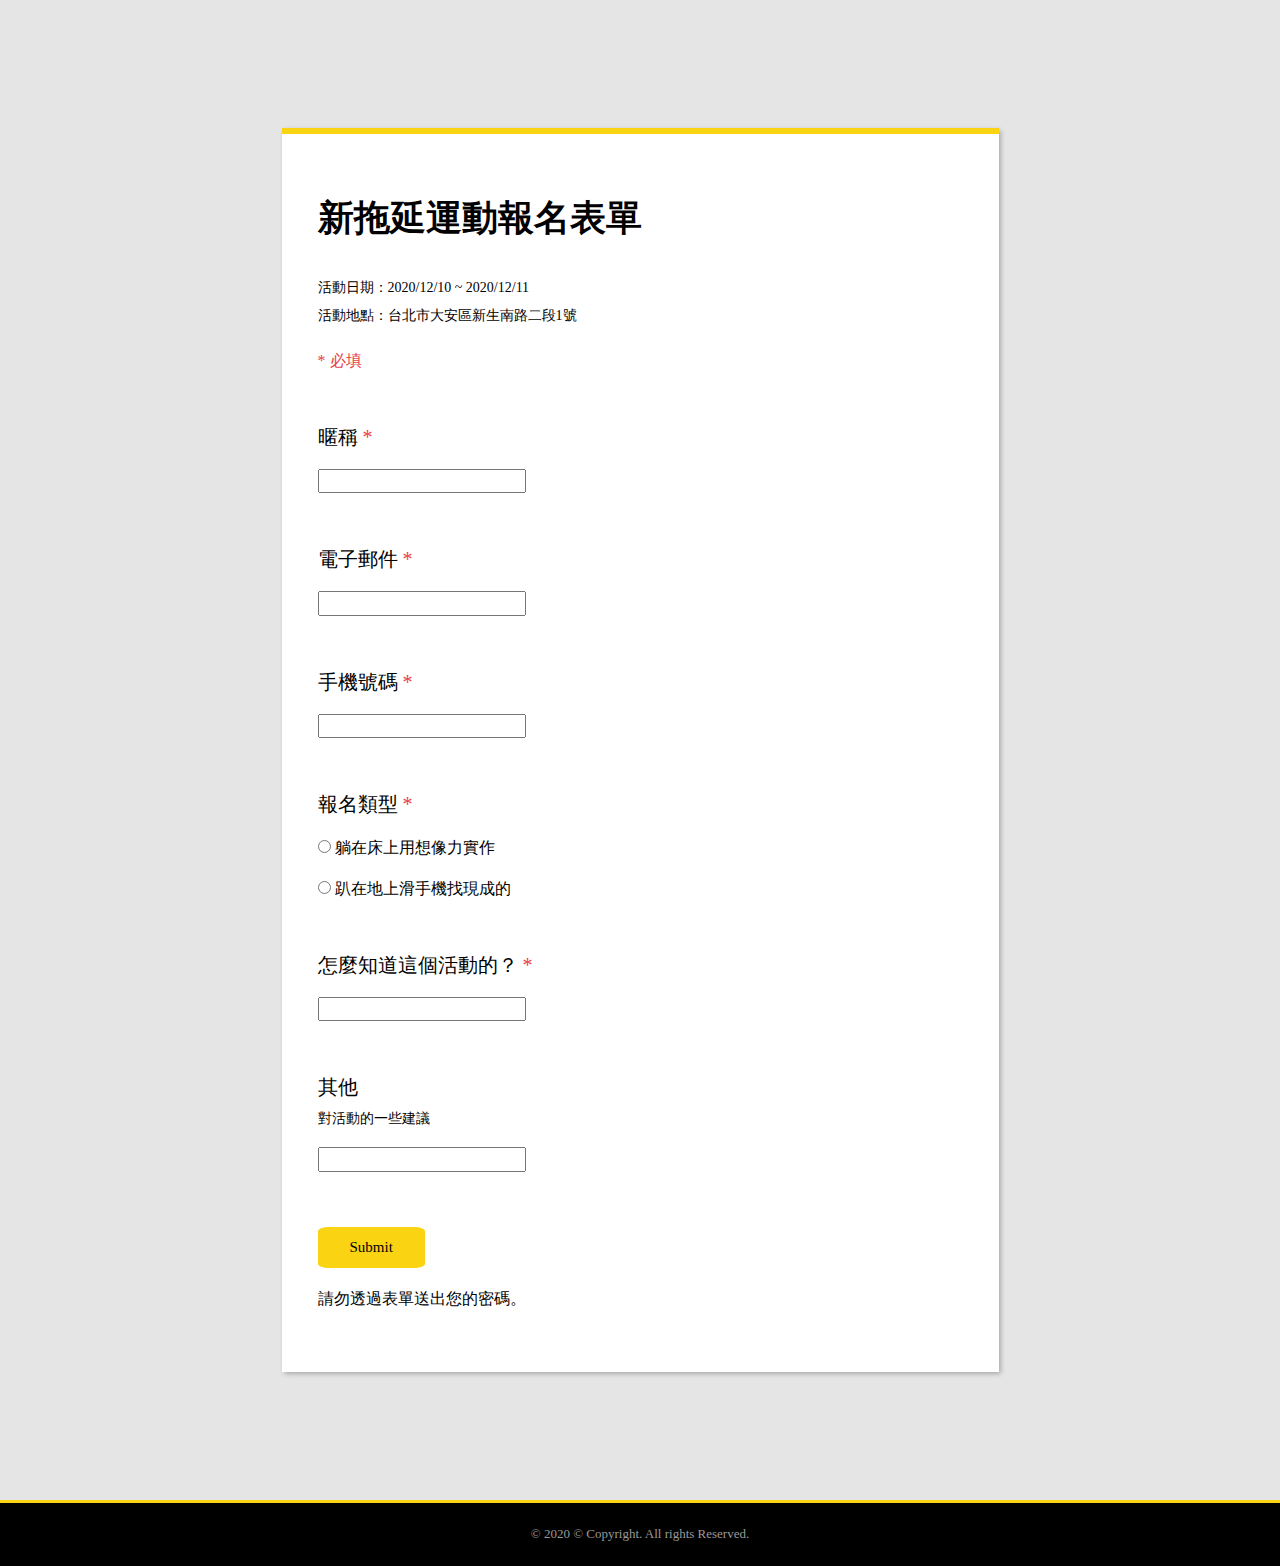
<file: homeworks/week7/hw1/index.html>
<!DOCTYPE html>
<html>
<head>
  <meta charset="UTF-8">
  <meta name="viewport" content="width=device-width, initial-scale=1.0">
  <title>表單</title>
  <link rel="stylesheet" href="normalize.css">
  <style>
    body{
      background: rgba(0, 0, 0, 0.1);
    }
    p{
      margin: 0;
      padding: 0;
    }
    .wrapper{
      max-width: 645px;
      background: #ffffff;
      margin: 0 auto;
      box-shadow: 1.8px 2.4px 5px 0 rgba(0, 0, 0, 0.3);
      border-top: solid 6px #fad312;
      margin-top: 10%;
      margin-bottom: 10%;
      padding: 64px 36px;
      
    }
    .form__title{
      margin: 0;
      font-size:36px;
      font-weight: bold;
      font-family: MicrosoftJhengHei;
    }
    .form__desc{
      margin-top: 35px;
      line-height: 2em;
      font-size: 14px;
      
    }
    .form__betan{
      font-size: 16px;
      color: #e74149;
      margin-top: 22px;
    }
    .form__input{
      margin-top: 55px;
    }
    .form__input-title{
      font-size: 20px;
    }
    .form__input-frame{
      margin-top: 20px;
    }
    .required .form__input-title:after{
      content: "*";
      color: #e74149;
    }
    .radio__click{
      margin-top: 24px;
    }
    .form__input-desc{
      font-size: 14px;
      margin-top: 12px;
    }
    .submit{
      background: #fad312;
      font-size: 15px;
      border: 0;
      padding: 12px 32px;
      border-radius: 10%;
      margin-top: 55px;
    }
    .dont__password{
      margin-top: 22px;
    }
    footer{
      background:#000000;
      color: #999999;
      text-align: center;
      font-size: 13px;
      padding: 24px 0;
      border-top: solid 3px #fad312;
    }
    .radio__text {
      display: inline;
    }
    /* 控制錯誤 */
    .input__block-error {
      color: #e74149;
      margin-top: 4px;
      position: absolute;
      visibility: hidden;
    }
    .input__radio-error{
      color: #e74149;
      margin-top: 4px;
      position: absolute;
      visibility: hidden;
    }
    @media(max-width: 768px){
      .wrapper{
        max-width: 700px;
        
      }
    }
    @media(max-width: 414px){
      .form__title{
        font-size:  32px;
      }
    }
    @media(max-width: 360px){
      .form__title{
        font-size:  26px;
      }
    }
  </style>
  <script>
    document.addEventListener('DOMContentLoaded', function() {
      document.querySelector('form').addEventListener('submit', (e) => {
        const inputs = document.querySelectorAll(".input-frame")// 輸入框
        const hasError = document.querySelectorAll(".input__block-error")// 錯誤時會顯示字
        const radios = document.querySelectorAll(".radio__click")//取得 radio 資訊
        const radioError = document.querySelector(".input__radio-error")// 顯示 radio 錯誤
        
        let content = {}//用來裝有輸入的資訊
        let textError = false
        let clickError = false
        
        for(let i = 0 ; i < inputs.length ; i++) {
          if(! inputs[i].value) {
            e.preventDefault()
            hasError[i].style.visibility= "visible";
            textError = false
          }else {
            content[inputs[i].name] = inputs[i].value
            hasError[i].style.visibility= "hidden";
            textError = true
          }
        }
        
        for(let i = 0 ; i < radios.length ; i++){
          if(radios[i].checked == false) {
            e.preventDefault()
            radioError.style.visibility= "visible";
            clickError = false
          }else {
            content[radios[i].name] = radios[i].value
            radioError.style.visibility= "hidden";
            clickError = true
            break;
          }
        }

        if(textError == true && clickError == true) {
          alert(JSON.stringify(content))
        }
      })

    }
    );
  </script>
</head>
<body>
  <div class="wrapper">
    <form class="form">
      <h1 class="form__title">新拖延運動報名表單</h1>
      <p class="form__desc">
        活動日期：2020/12/10 ~ 2020/12/11<br/>
        活動地點：台北市大安區新生南路二段1號
      </p>
      <p class="form__betan">
        * 必填
      </p>
<!-- 表格 -->
      <div class="form__input required">
        <div class="form__input-title">暱稱 </div>
        <div class="form__input-frame"><input type="text" name="name" class="input-frame"></div>
        <div class="input__block-error">請輸入暱稱</div>
      </div>
<!-- 表格 -->
      <div class="form__input required">
        <div class="form__input-title">電子郵件 </div>
        <div class="form__input-frame"><input type="email" name="email" class="input-frame"></div>
        <div class="input__block-error">請輸入電子郵件</div>
      </div>
      <div class="form__input required">
        <div class="form__input-title">手機號碼 </div>
        <div class="form__input-frame"><input type="text" name="phone-number" class="input-frame"></div>
        <div class="input__block-error">請輸入手機號碼</div>
      </div>

      <div class="form__input required">
        <div class="form__input-title">報名類型 </div>
        <div class="form__input-click"><label><input type="radio" name="sign__up-type" class="radio__click" value="躺在床上用想像力實作"> 躺在床上用想像力實作</label><br><label><input type="radio" name="sign__up-type" class="radio__click" value="趴在地上滑手機找現成的"> 趴在地上滑手機找現成的</label></div>
        <div class="input__radio-error">請點選報名類型</div> 
      </div>

      <div class="form__input required">
        <div class="form__input-title">怎麼知道這個活動的？ </div>
        <div class="form__input-frame"><input type="text" name="why-do-you-know-activity" class="input-frame"></div>
        <div class="input__block-error">請輸入如何知道此活動</div>
      </div>

      <div class="form__input">
        <div class="form__input-title">其他</div>
        <div class="form__input-desc">對活動的一些建議</div>
        <div class="form__input-frame"><input type="text" name="name"></div>
      </div>

      <input type="submit" class="submit">

      <p class="dont__password">請勿透過表單送出您的密碼。</p>
    </form>
  </div>
  <footer>
    © 2020 © Copyright. All rights Reserved.
  </footer>
</body>
</html>
</file>
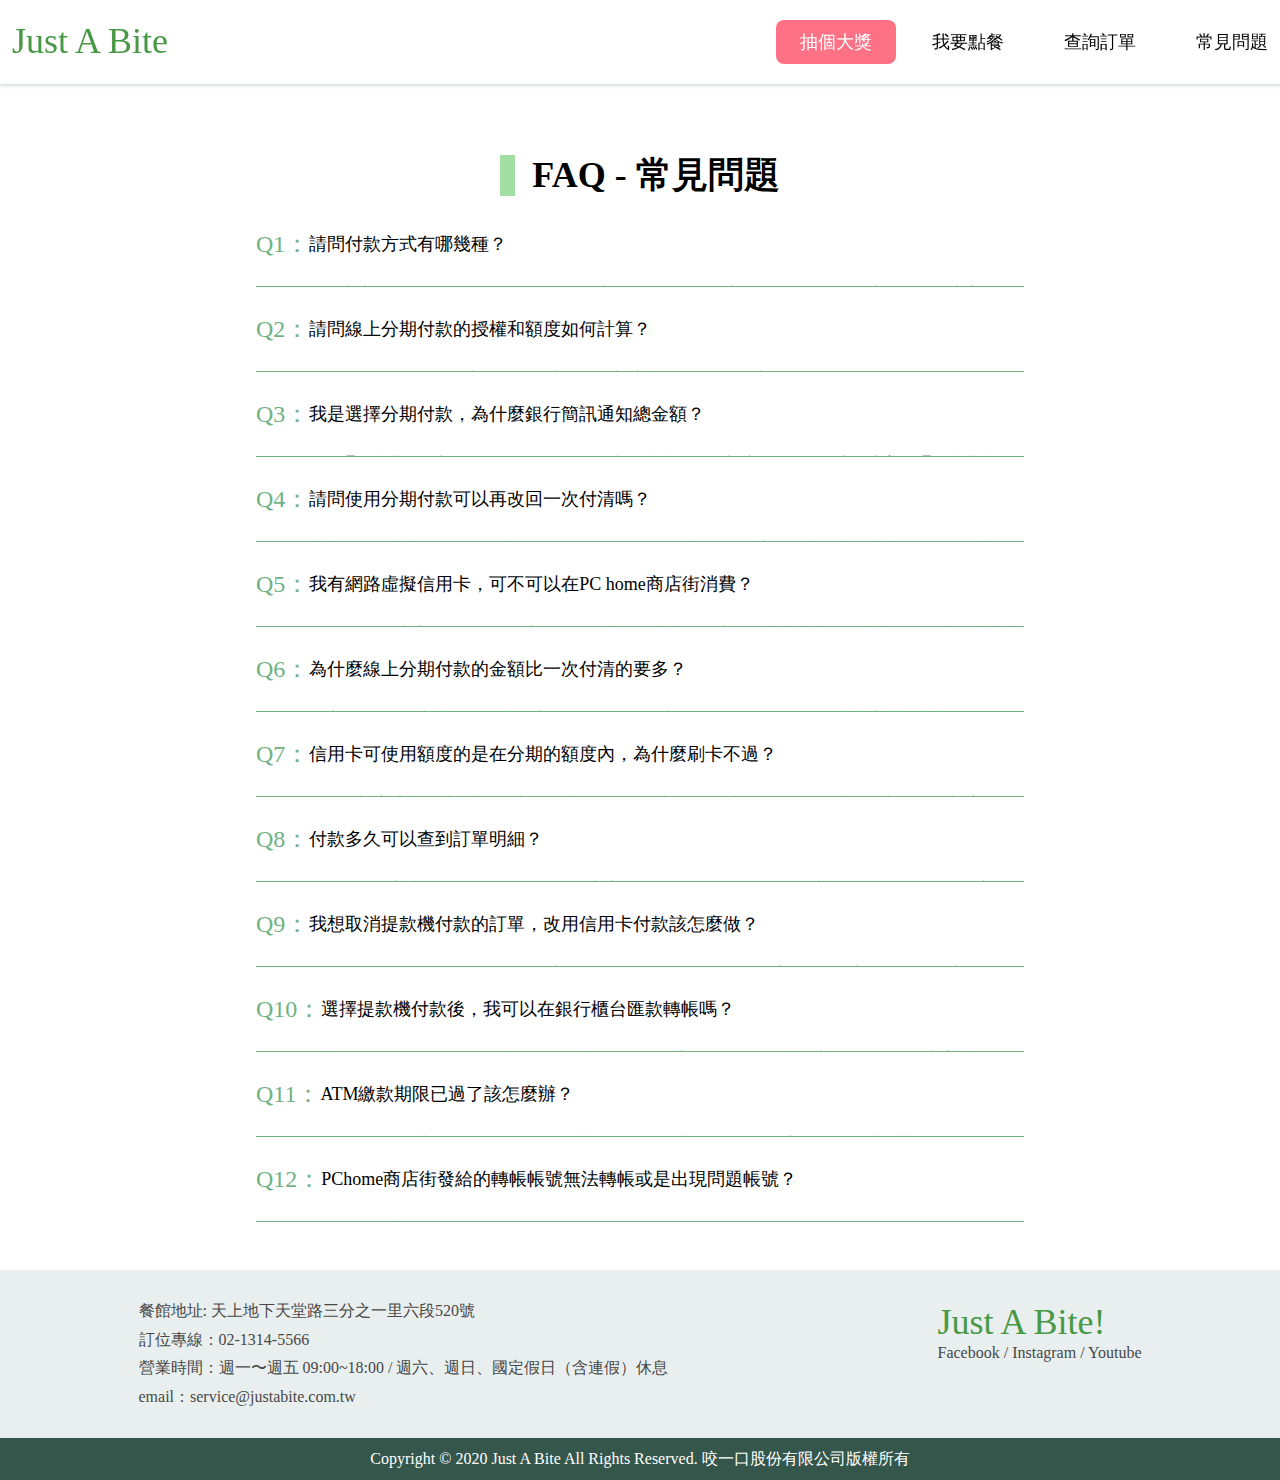
<file: homeworks/week7/hw2/index.html>
<!DOCTYPE html>
<html>
<head>
  <meta charset="UTF-8">
  <title>餐廳官網</title>
  <meta name="viewport" content="width=device-width, initial-scale=1.0">
  <link rel="stylesheet" href="normalize.css">
  <link rel="stylesheet" href="index.css">

</head>
<body>
<!-- nav -->
  <nav class="navbar">
    <div class="wrapper">
      <div class="navbar__site-name">
        Just A Bite
      </div>
      <ul class="navbar__list">
        <li class="active"><a href="#">抽個大獎</a></li>
        <li><a href="#">我要點餐</a></li>
        <li><a href="#">查詢訂單</a></li>
        <li><a href="#">常見問題</a></li>
      </ul>
    </div>
  </nav>
<!-- nav -->

  <div class="wrapper">
    <section class="section">
      <h2 class="section__title">FAQ - 常見問題</h2>

      <div class="question">
        <div class="question__block question__block-hide">
          <div class="question__block-num">
            Q1：
          </div>
          <div class="question__block-content">
            <h2>請問付款方式有哪幾種？</h2>
            <p>目前商店街提供信用卡、提款機轉帳、超商付款等多種付款方式。唯實際的付款方式將依各店家開放的付款方式為依據。<br>
              (1)ATM轉帳：只要將購買款項直接匯入系統指定帳號即可完成付款。每個指定帳號只能用在該筆訂單。<br>
              (2)信用卡線上刷卡：您可以安心使用信用卡（VISA、MASTER、JCB）即時線上刷卡，馬上就可以付款完成。<br>
              (3) 信用卡分期付款：多家銀行。<br>
              (4)超商付款：消費者訂購後可前往超商（包含7-11、全家、萊爾富、OK）任一門市付款。詳細說明。</p>
          </div>
        </div>

        <div class="question__block question__block-hide">
          <div class="question__block-num">
            Q2：
          </div>
          <div class="question__block-content">
            <h2>請問線上分期付款的授權和額度如何計算？</h2>
            <p>銀行授權是以分期價總額授權，同樣的信用額度也是以分期價總額扣取，但是您付款是分期逐月付款，如六期是分六個月逐月付款。</p>
          </div>
        </div>

        <div class="question__block question__block-hide">
          <div class="question__block-num">
            Q3：
          </div>
          <div class="question__block-content">
            <h2>我是選擇分期付款，為什麼銀行簡訊通知總金額？</h2>
            <p>銀行通知消費總金額是沒錯，因為銀行需要對持卡者做授權額度控管，並且安全完善的通知消費者核對總金額，不過在信用卡帳單是會分期扣款，請您放心！</p>
          </div>
        </div>
        
        <div class="question__block question__block-hide">
          <div class="question__block-num">
            Q4：
          </div>
          <div class="question__block-content">
            <h2>請問使用分期付款可以再改回一次付清嗎？</h2>
            <p>由於一次付清和分期付款兩者是不同的收單銀行，且受限銀行規定，因此無法做直接的更改，故請在訂購時慎選付款方式。</p>
          </div>
        </div>

        <div class="question__block question__block-hide">
          <div class="question__block-num">
            Q5：
          </div>
          <div class="question__block-content">
            <h2>我有網路虛擬信用卡，可不可以在PC home商店街消費？</h2>
            <p>目前PChome商店街為配合銀行安全性機制和訂單快速作業流程，請消費者在輸入卡號的同時輸入卡片背面未三碼，以保障消費者免被測試冒刷，若持網路虛擬信用卡將無末三碼可輸入，建議改用其它的一般信用卡或是選擇提款機轉帳方式。</p>
          </div>
        </div>

        <div class="question__block question__block-hide">
          <div class="question__block-num">
            Q6：
          </div>
          <div class="question__block-content">
            <h2>為什麼線上分期付款的金額比一次付清的要多？</h2>
            <p>線上分期價的總額比一次付清價高是因為分期付款交易因作業繁鎖，故資金成本與營運成本均不同，所以價格與一次付清不同。</p>
          </div>
        </div>

        <div class="question__block question__block-hide">
          <div class="question__block-num">
            Q7：
          </div>
          <div class="question__block-content">
            <h2>信用卡可使用額度的是在分期的額度內，為什麼刷卡不過？</h2>
            <p>銀行的額度計算是以消費總金額，而非單筆分期金額喔！因此您需要評估消費總金額是否在額度內，若是超過，請洽詢原發卡銀行。</p>
          </div>
        </div>

        <div class="question__block question__block-hide">
          <div class="question__block-num">
            Q8：
          </div>
          <div class="question__block-content">
            <h2>付款多久可以查到訂單明細？</h2>
            <p>信用卡付款完成訂購後即可至＜PChome商店街＞－我的帳戶中查詢您的交易明細。
              提款機轉帳完成次日下午可以收到 mail 確認函，亦可在＜PChome商店街＞－我的帳戶中查到，但若於週五～週日進行提款機轉帳付款須週一作業，請週一下午再查詢。</p>
          </div>
        </div>

        <div class="question__block question__block-hide">
          <div class="question__block-num">
            Q9：
          </div>
          <div class="question__block-content">
            <h2>我想取消提款機付款的訂單，改用信用卡付款該怎麼做？</h2>
            <p>如果已訂購一筆訂單，使用的付款方式是「提款機付款」，在尚未完成轉帳前想要更改付款方式，請您直接上網重新訂購一筆新的訂單，並選擇您要的付款方式就可以了。原「提款機付款」訂單，系統在期限內未收到您的轉帳款項，就會自動為您取消訂單。</p>
          </div>
        </div>
        
        <div class="question__block question__block-hide">
          <div class="question__block-num">
            Q10：
          </div>
          <div class="question__block-content">
            <h2>選擇提款機付款後，我可以在銀行櫃台匯款轉帳嗎？</h2>
            <p>我們所提供的轉帳帳號無法在銀行櫃台匯款轉帳，這組帳號是銀行營業部配合PC home商店街訂單所產生個人專屬的虛擬帳號共16碼，而在銀行的匯款系統是無法輸入的，它僅能透過提款機來完成轉帳，只要帳號和金額轉帳正確就會對應訂單，無需傳真單據。</p>
          </div>
        </div>

        <div class="question__block question__block-hide">
          <div class="question__block-num">
            Q11：
          </div>
          <div class="question__block-content">
            <h2>ATM繳款期限已過了該怎麼辦？</h2>
            <p>轉帳帳號屬於虛擬帳號，一旦過了繳費期限，帳號就不存在，訂單亦會自動取消。若是逾期繳款，煩請您再次上網重新訂購，系統會再次給您一組新的轉帳帳號和新的繳款期限。再次提醒您，請您儘量在繳費期限內完成轉帳，以避免造成您的繳費期限已過，而商品剛好售完無法再重新訂購的情形發生。</p>
          </div>
        </div>

        <div class="question__block question__block-hide">
          <div class="question__block-num">
            Q12：
          </div>
          <div class="question__block-content">
            <h2>PChome商店街發給的轉帳帳號無法轉帳或是出現問題帳號？</h2>
            <p>轉帳不過去可能碰到原因：<br>
              1. 正逢下午 2~3 點銀行結匯時間<br>
              2. 持卡行未與轉帳行連線<br>
              3. 帳號輸入錯誤<br>
              4. 金額輸入錯誤<br>
              5. 郵局系統較舊型無提供網路16碼帳號<br>
              6. 金融卡本身未提供轉帳功能，請洽詢發卡行辦理<br>
              * 此時建議更換時段轉帳或是換一家銀行提款機轉帳，並請檢查帳號和金額。</p>
          </div>
        </div>

      </div>

      
    </section>
  </div>
 

<!-- footer -->
  <footer>
    <div class="footer__top">
      <div class="wrapper">
        <div class="footer__info">
          <div>餐館地址: 天上地下天堂路三分之一里六段520號</div>
          <div>訂位專線：02-1314-5566</div>
          <div>營業時間：週一〜週五 09:00~18:00 / 週六、週日、國定假日（含連假）休息</div>
          <div>email：service@justabite.com.tw</div>
        </div>
        <div class="footer__bom">
          <div class="footer__site">Just A Bite!</div>
          <div>Facebook / Instagram / Youtube</div>
        </div>
      </div>
    </div>
    <div class="footer__bottom">
      Copyright © 2020 Just A Bite All Rights Reserved. 咬一口股份有限公司版權所有
    </div>
  </footer>
<!-- footer -->
  <script>
    document.querySelector(".question").addEventListener("click",function(e) {
      const element = closest(e.target , "question__block")
      console.log(element)
      if(element) {
        element.classList.toggle("question__block-hide")
      }
    });

    function closest(node , className) {
      while(node && node.classList) {
        // console.log(node)
        if(node.classList.contains(className)) {
          return node
        }
        node = node.parentNode
      }
    }
  </script>
</body>
</html>
</file>
<file: examples/week10/restaurant-demo/style.css>
* {
  box-sizing: border-box;
}

h2 {
  margin: 0;
}

.navbar {
  box-shadow: -1.4px -1.4px 6px 0 #97a2a0;
}
.navbar .wrapper {
  display: flex;
  justify-content: space-between;
  align-items: center;
  height: 84px;
  background: white;
  padding: 0px 20px;
}

.navbar__site-name a {
  color: #489846;
  font-size: 36px;
  text-decoration: none;
}

.navbar__list {
  list-style: none;
  margin: 0;
  padding: 0;
  display: flex;
  font-size: 18px;
}

.navbar__list li {
  margin-left: 12px;
  border-radius: 8px;
  transition: background 0.1s;
}

.navbar__list li.active, .navbar__list li:hover {
  background: #ff7286;
}

.navbar__list li.active a,
.navbar__list li:hover a {
  color: white;
}

.navbar__list li a {
  display: block;
  text-decoration: none;
  color: black;
  padding: 12px 24px;
}

.wrapper {
  max-width: 1280px;
  margin: 0 auto;
  padding: 0px 12px;
}

.main-wrapper {
  min-height: calc(100vh - 300px);
}

.banner {
  position: relative;
  height: 450px;
  background: url(images/bg.jpg) center/cover no-repeat;
}

.banner:after {
  content: "";
  position: absolute;
  background: rgba(0, 0, 0, 0.4);
  top: 0;
  left: 0;
  right: 0;
  bottom: 0;
}

.banner h1 {
  display: inline-block;
  position: relative;
  margin: 0;
  color: white;
  z-index: 2;
  top: 50%;
  left: 50%;
  transform: translate(-50%, -50%);
  font-size: 60px;
  font-weight: bold;
}

.section {
  text-align: center;
  margin-top: 80px;
  margin-bottom: 40px;
}

.section__title {
  display: inline-block;
  font-size: 36px;
  border-left: solid 15px #a3dea2;
  padding-left: 16px;
  margin-bottom: 36px;
}

.section__desc {
  font-size: 16px;
  line-height: 2em;
  margin: 0px 0px 68px 0px;
}

.button {
  padding: 60px 80px;
  font-size: 36px;
  color: #3e613d;
  display: inline-block;
  border-radius: 10px;
  cursor: pointer;
  transition: transform 0.1s;
}

.button:hover {
  transform: scale(1.1);
}

.btn-order {
  background: #a8e8e1;
}

.btn-query {
  margin-left: 23px;
  background: #f9f9b5;
}

.section__images {
  display: flex;
}

.section__images div {
  width: 25%;
}

.section__images img {
  width: 100%;
}

.footer__bottom {
  background: #35564b;
  padding: 12px;
  text-align: center;
  color: white;
  font-size: 16px;
}

.footer__top {
  background: #e8efee;
  padding: 32px;
  color: #484848;
}

.footer__top .wrapper {
  display: flex;
  justify-content: space-between;
}

.footer__info {
  margin-right: 16px;
}

.footer__info div + div {
  margin-top: 10px;
}

.footer__site {
  font-size: 36px;
  color: #489846;
}

.section__comments {
  display: flex;
  margin-top: 72px;
}

.comment {
  border-radius: 5px;
  box-shadow: -1.4px -1.4px 4px 0 #d8eaef;
  border: solid 1px #c7e5ec;
  height: 220px;
  padding: 16px;
  position: relative;
}

.comment + .comment {
  margin-left: 16px;
}

.comment__avatar {
  width: 105px;
  height: 105px;
  border-radius: 50%;
  overflow: hidden;
}

.comment__avatar img {
  width: 100%;
  height: 100%;
}

.comment__author {
  display: inline-block;
  position: absolute;
  top: 18px;
  left: 50%;
  transform: translate(-50%, -50%);
}

.comment__author p {
  margin-top: 5px;
  line-height: 18px;
}

.comment__content {
  position: relative;
  top: 40%;
  line-height: 1.5em;
}

.faq-block {
  margin: 0 auto;
  max-width: 768px;
}

.faq-item {
  display: flex;
  text-align: left;
  padding-bottom: 24px;
  border-bottom: solid 1px #a6e2c0;
  overflow: hidden;
  cursor: pointer;
}

.faq-item:not(:first-child) {
  margin-top: 24px;
}

.faq-item__number {
  color: #70b282;
  font-size: 24px;
  margin-right: 16px;
  line-height: 24px;
}

.faq-item__content h2 {
  font-size: 18px;
  margin: 0;
  font-weight: normal;
  line-height: 24px;
}

.faq-item__content p {
  font-size: 16px;
}

.faq-item--hide {
  height: 15px;
}

.hide {
  display: none;
}

.section-lottery {
  position: relative;
  height: 600px;
  background: url(images/bg.jpg) center/cover no-repeat;
}

.section-lottery.first-prize {
  background-image: url(images/first.jpg);
}

.section-lottery.second-prize {
  background-image: url(images/tv.jpg);
}

.section-lottery.third-prize {
  background-image: url(images/yt.jpg);
}

.section-lottery.none-prize {
  background: black;
  color: white;
}

.section-lottery:after {
  content: "";
  position: absolute;
  background: rgba(0, 0, 0, 0.4);
  top: 0;
  left: 0;
  right: 0;
  bottom: 0;
}

.lottery-result {
  position: relative;
  color: white;
  max-width: 800px;
  z-index: 2;
  top: 50%;
  left: 50%;
  transform: translate(-50%, -50%);
  text-align: center;
}

.lottery-result__title {
  margin-bottom: 48px;
  font-size: 36px;
}

.lottery-result__btn {
  color: white;
  max-width: 330px;
  text-align: center;
  background: #e62a45;
  padding: 16px 0px;
  border-radius: 8px;
  cursor: pointer;
  margin: 0 auto;
}

.lottery-info {
  max-width: 500px;
  background: white;
  position: relative;
  margin: 0;
  color: white;
  z-index: 2;
  top: 50%;
  left: 50%;
  transform: translate(-50%, -50%);
}

.lottery-info {
  text-align: center;
  padding: 40px 40px 24px 20px;
  border-radius: 16px;
  color: #322929;
}

.lottery-info__title {
  font-size: 24px;
  font-weight: bold;
  color: #5ec1b6;
  margin-bottom: 24px;
}

.lottery-info__detail {
  display: flex;
  align-items: flex-start;
  border-bottom: 1px solid rgba(0,0,0,0.2);
  padding-bottom: 12px;
  margin-bottom: 24px;
  font-size: 16px;
}

.lottery-info__detail-title {
  font-weight: bold;
  font-size: 18px;
  width: 90px;
}

.lottery-info__detail-content {
  margin-left: 12px;
  flex: 1;
  text-align: left;
  line-height: 1.5em;
}

.lottery-info__btn {
  color: white;
  width: 80%;
  text-align: center;
  background: #e62a45;
  padding: 16px 0px;
  border-radius: 8px;
  cursor: pointer;
  margin: 0 auto;
}

@media(max-width: 768px) {
  .navbar .wrapper {
    height: 120px;
    flex-direction: column;
    justify-content: space-between;
    padding: 0px;
  }

  .navbar__site-name {
    margin-top: 10px;
  }

  .navbar__list {
    display: flex;
    width: 100%;
  }

  .navbar__list li {
    flex: 1;
    margin-left: 0;
    border-radius: 0;
    text-align: center;
  }

  .btn-query {
    margin-left: 0;
    margin-top: 16px;
  }

  .section__images {
    flex-direction: column;

  }

  .section__images div {
    width: 100%;
  }

  .footer__top .wrapper {
    flex-direction: column-reverse;
  }

  .footer__info {
    margin-right: 0;
    margin-top: 16px;
  }

  .section__comments {
    flex-direction: column;
  }

  .comment + .comment {
    margin-left: 0;
    margin-top: 82px;
  }

  .lottery-info {
    transform: none;
    top: 0;
    left: 0;
    border-radius: 0;
  }
}
</file>
<file: homeworks/week13/hw3/index.css>
*{
  margin: 0;
  padding: 0;
  box-sizing: border-box;
}
h1{
  margin: 0;
}
h2{
  margin:0;
}
.navbar .wrap{
  width: 100%;
  display: flex;
  align-items: center;
  justify-content: space-around;
  height: 64px;
  box-shadow: -1.4px -1.4px 6px 0 #97a2a0;
  z-index: 2;
  background: white;
  position: fixed;
}
.navbar__title{
  font-size: 28px;
  font-weight: bold;
}

.navbar__list{
  list-style: none;
  display: flex;
  font-size: 18px;
  margin: 0;
  padding: 0;
}
.navbar__list li{
  display: block;
  text-decoration: none;
  color: black;
  padding: 23px 24px;
  cursor: pointer;
  transition: all 0.2s ease-in;
}
.navbar__list li:hover{
  background: #4e4c4e;
  color: white;
}
/* 以上 nav */
.section__twitch{
  background: url(bg.jpg)center/cover no-repeat;
  position: relative;
  z-index: 1;
}
.twitch__block{
  text-align: center;
  padding-top: 36px;
  color: white;
  max-width: 1200px;
  margin: 0 auto;
}
.twitch__block-title{
  font-weight: bold;
  font-size: 32px;
  margin: 60px 0 26px;
}
.twitch__block-subtitle{
  font-size: 24px;
}
.twitch__block-content{
  margin-top: 36px;
  display: flex;
  max-width: 1200px;
  flex-wrap: wrap;
  justify-content: center;
}
.twitch__block-link{
  text-decoration: none;
  color: white;
}
.twitch__block-board{
  width: 360px;
}
.twitch__block-board:hover{
  transform: scale(1.07);
  cursor: pointer;
}
.twitch__block-block{
  margin: 6px;
}
.twitch__block-board-img{
  width: 100%;
  margin: 0;
  vertical-align: top;
}
.twitch__block-info{
  background: #393a3c;
  width: 348px;
  height:100px;
  display: flex;
}
.twitch__block-info-icon{
  width: 80px;
  height: 80px;
  border-radius: 50%;
  overflow: hidden;
  flex-shrink:0;
  margin: auto 0;
  margin-left: 10px;
}
.twitch__block-info-icon img{
  width: 100%;
  
}
.twitch__block-info-detail{
 text-align: left; 
 width: 70%;
 margin: auto 0;
}
.twitch__block-info-detail h1{
  font-size: 20px;
  overflow: hidden;
  white-space: nowrap;
  text-overflow: ellipsis;
  width: 100%;
  margin: 20px 12px;
}
.twitch__block-info-detail h3{
  font-size: 12px;
  margin: 20px 12px;
}
/* 空白填充 */
.empty{
  width: 360px;
}

.footer div{
  text-align: center;
  background: #4e4c4e;
  padding: 14px 0;
  color: white;
  
}
@media(max-width: 912px){
  .navbar .wrap{
    height: 180px;
    flex-direction: column;
  }
  .navbar__list{
    flex-direction: column;
    text-align: center;
  }
  .navbar__list li{
    padding: 0;
    padding: 5px 60px;
    cursor: pointer;
  }
  .twitch__block-title{
    margin: 176px 0 26px;
  }
}
</file>
<file: homeworks/week7/hw2/index.css>
h2{
      margin: 0;
    }

    .navbar .wrapper{
      position: fixed;
      width: 100%;
      z-index: 3;
      display: flex;
      justify-content: space-between;
      align-items: center;
      height: 84px;
      background: white;
      padding: 0 12px;
      box-shadow: -1.4px -1.4px 6px 0 #97a2a0;
    }
    .wrapper{
      max-width: 1920px;
      margin: 0 auto;
      padding: 0 12px;
    }
    /* max-width 老師設定 1280 */
    .navbar__site-name{
      color: #489846;
      font-size: 36px;
      font-family: Questrial;
    }
    .navbar__list{
      list-style: none;
      margin: 0;
      padding: 0;
      display: flex;
      font-size: 18px;
    }
    .navbar__list li {
      margin-left: 12px;
      border-radius: 8px;
      transition: background 0.2s;
    }
    .navbar__list li.active, .navbar__list li:hover{
      background: #ff7286;
    }
    
    .navbar__list li.active a,
    .navbar__list li:hover a{
      color: white;
    }
    .navbar__list li a {
      display: block;
      text-decoration: none;
      color: black;
      padding: 12px 24px;
      font-family: MicrosoftJhengHei;
    }
    .section{
      text-align: center;
    }
    .section__title{
      margin-top: 155px;
      margin-bottom: 36px;
      display: inline-block;
      font-size: 36px;
      padding-left: 17px;
      border-left: 15px solid #a3dea2;
    }
    footer{
      margin-top: 48px;
    }
    .footer__bottom{
      background-color: #35564b;
      padding: 12px;
      text-align: center;
      color: #ffffff;
      font-size: 16px;
    }
    .footer__top{
      background: #e8efee;
      padding: 32px 0;
      color: #484848;
    }
    
    .footer__top .wrapper {
      display: flex;
      justify-content: space-around;
    }
    .footer__site{
      font-size: 36px;
      color: #489846;
    }
    .footer__info{
      margin-right: 16px;
    }
    .footer__info div + div{
      margin-top: 10px;
    }
    /* 全新的開始 */
    .question__block{
      display: flex;
      max-width: 768px;
      margin: 0 auto;
      padding-bottom: 24px;
      border-bottom: solid 1px #70b282;
      overflow: hidden; /*隱藏魔人啾啾*/
      cursor: pointer;
    }
    .question__block-hide{  /*搭配隱藏魔人啾啾*/
      height: 30px;
    } 
    .question__block + .question__block {
      margin-top: 30px;
    }
    .question__block-num{
      font-size: 24px;
      color: #70b282;
      font-family: Questrial;
      line-height: 24px;
    }
    .question__block-content{
      text-align: left;
      line-height: 24px;
    }
    .question__block-content h2{
      font-size: 18px;
      margin: 0;
      font-weight: normal;
    }
    .question__block-content p{
      font-size: 16px;
      margin-top: 26px;
    }
    @media(max-width: 768px){
      .navbar .wrapper{
        height: 120px;
        flex-direction: column;
        justify-content: space-between;
        padding: 0;
      }
      .navbar__site-name{
        margin-top: 16px;
      }
      .navbar__list{
        display: flex;
        width: 100%;
      }
      .navbar__list li {
        flex: 1;
        margin-left: 0;
        border-radius: 0;
        text-align: center;
      }
      .footer__top .wrapper{
        flex-direction: column-reverse;
        margin: 16px  0;
        text-align: center;
      }
      .footer__bom{
        margin-bottom: 30px;
      }

    }
    @media(max-width: 320px){
      .navbar__list li a {
        padding: 6px 16px;
      }
    }
</file>
